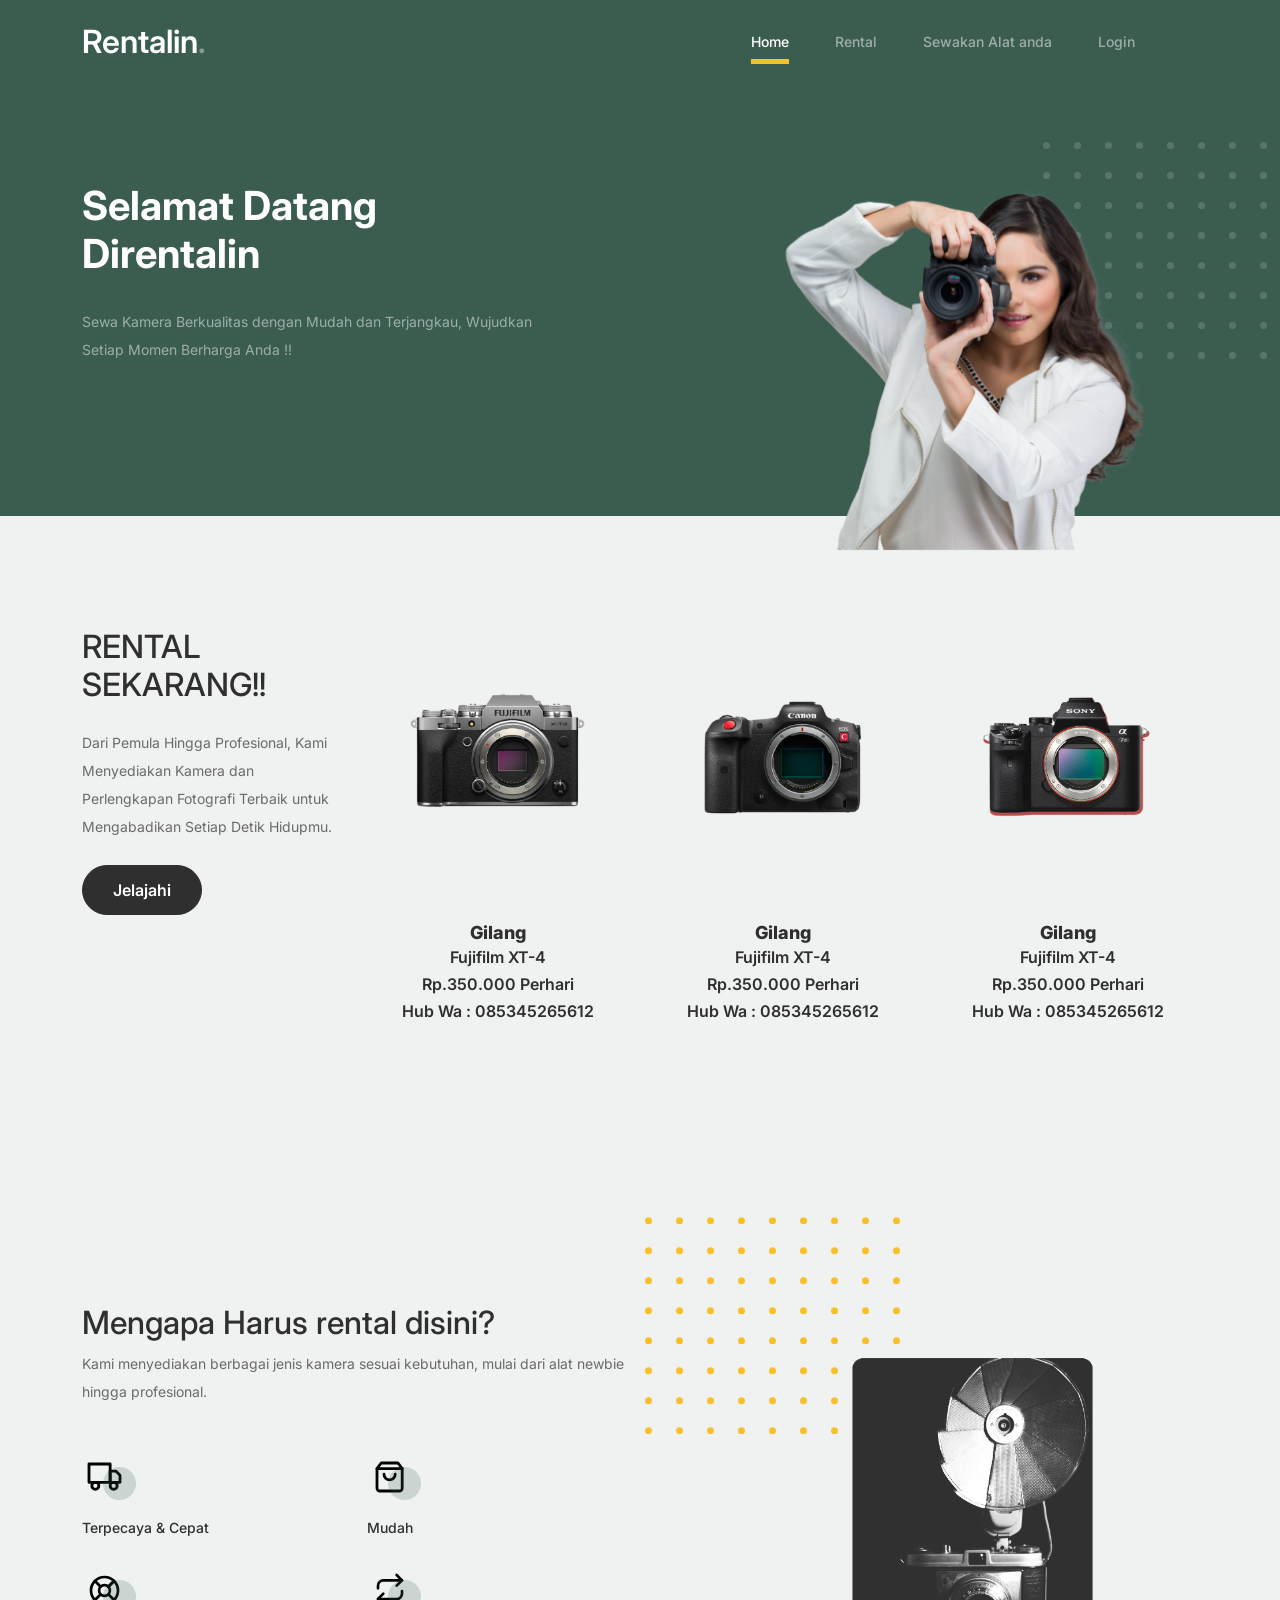
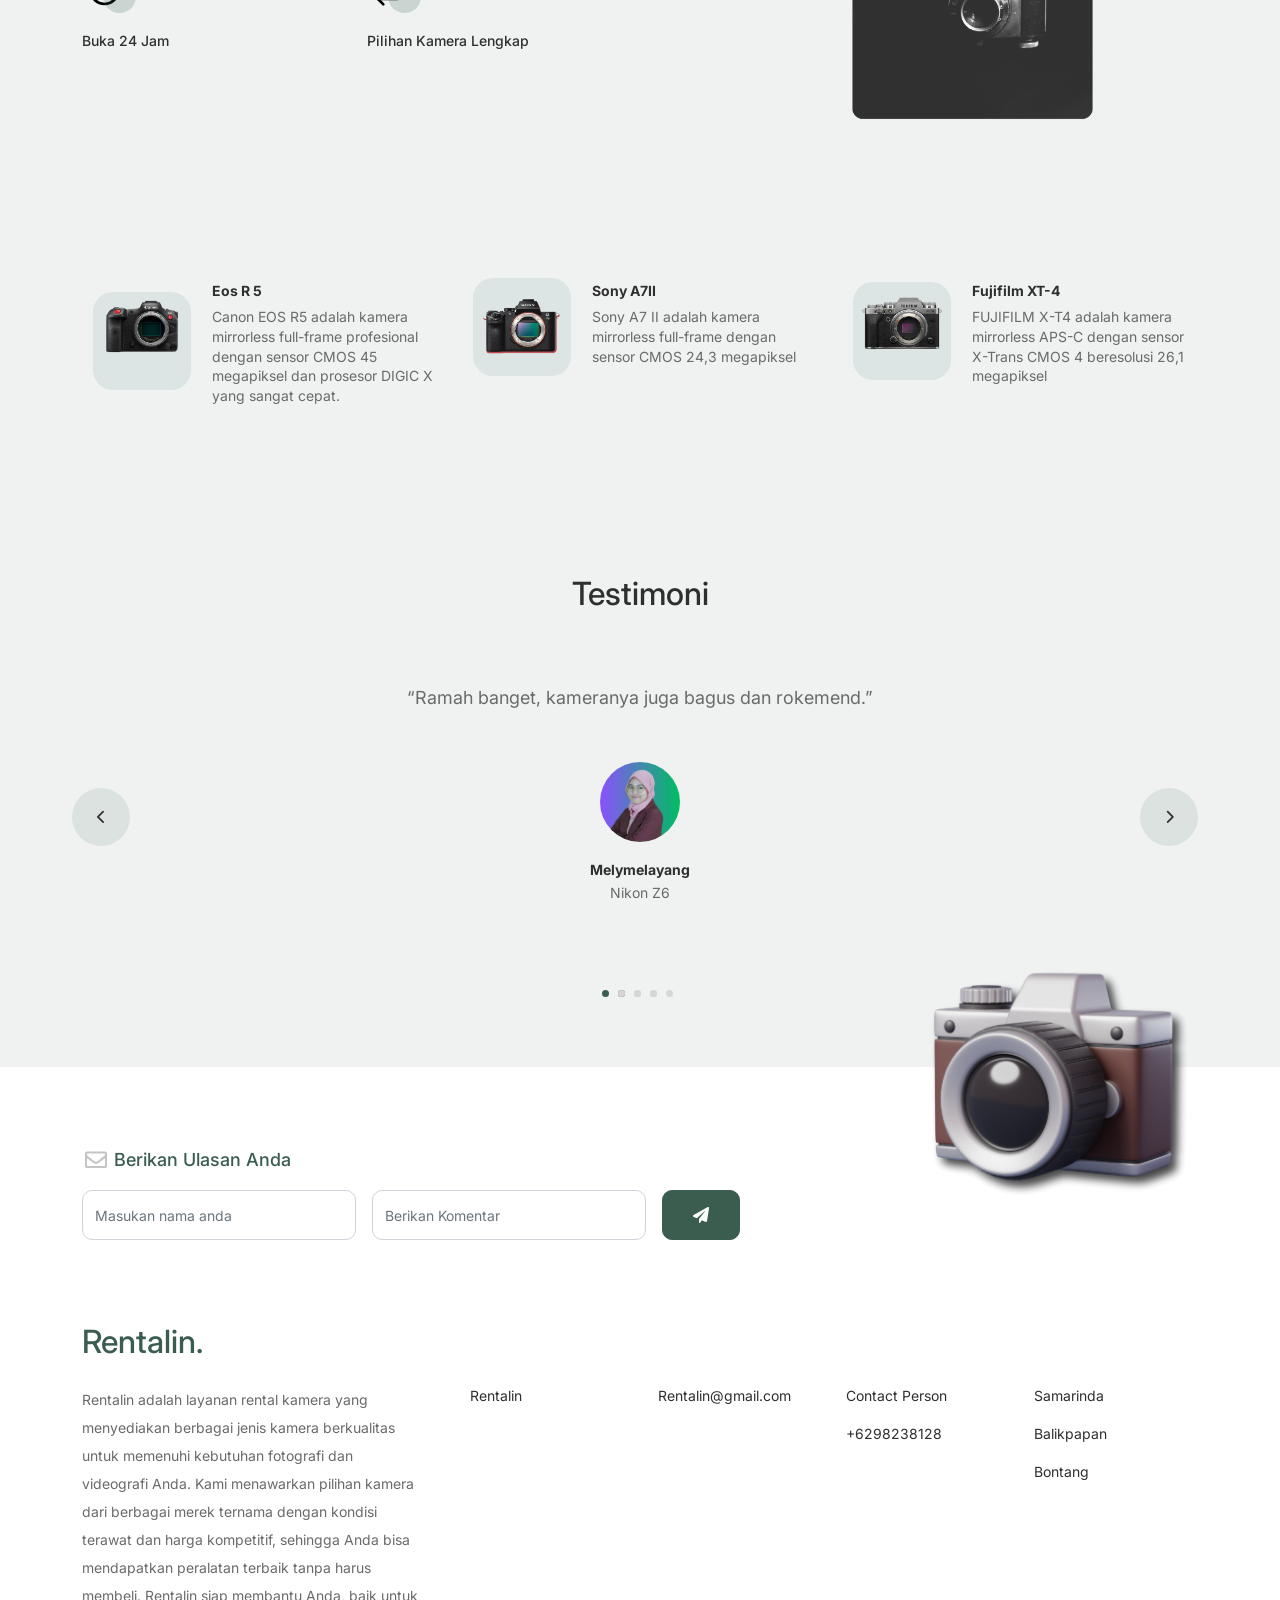
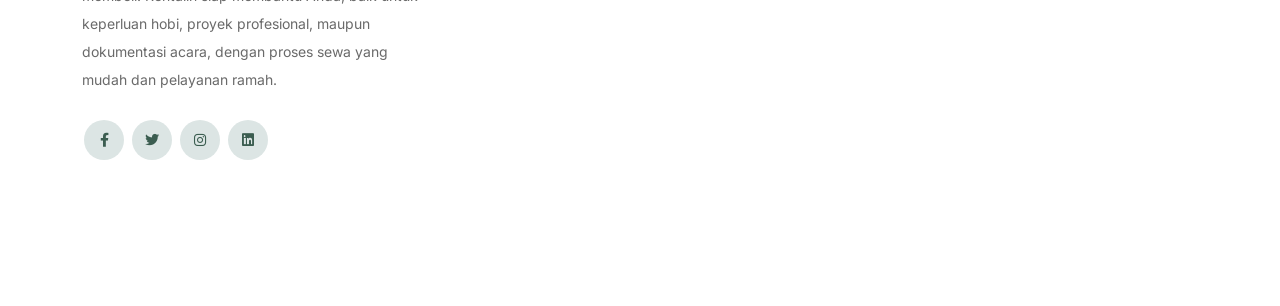
<file: index.html>
<!doctype html>
<html lang="en">

<head>
	<meta charset="utf-8">
	<meta name="viewport" content="width=device-width, initial-scale=1, shrink-to-fit=no">
	<meta name="author" content="Untree.co">
	<link rel="shortcut icon" href="logo.png">

	<meta name="description" content="" />
	<meta name="keywords" content="bootstrap, bootstrap4" />

	<!-- Bootstrap CSS -->
	<link href="css/bootstrap.min.css" rel="stylesheet">
	<link href="https://cdnjs.cloudflare.com/ajax/libs/font-awesome/6.0.0-beta3/css/all.min.css" rel="stylesheet">
	<link href="css/tiny-slider.css" rel="stylesheet">
	<link href="css/style.css" rel="stylesheet">
	<title>Rentalin </title>
</head>

<body>

	<!-- Start Header/Navigation -->
	<nav class="custom-navbar navbar navbar navbar-expand-md navbar-dark bg-dark" arial-label="Furni navigation bar">

		<div class="container">
			<a class="navbar-brand" href="index.html">Rentalin<span>.</span></a>

			<button class="navbar-toggler" type="button" data-bs-toggle="collapse" data-bs-target="#navbarsFurni"
				aria-controls="navbarsFurni" aria-expanded="false" aria-label="Toggle navigation">
				<span class="navbar-toggler-icon"></span>
			</button>

			<div class="collapse navbar-collapse" id="navbarsFurni">
				<ul class="custom-navbar-nav navbar-nav ms-auto mb-2 mb-md-0">
					<li class="nav-item active">
						<a class="nav-link" href="index.html">Home</a>
					</li>
					<li><a class="nav-link" href="shop.html">Rental</a></li>
					<li><a class="nav-link" href="tambahan.html">Sewakan Alat anda</a></li>
					<li><a class="nav-link" href="login.html">Login</a></li>
				</ul>

				<ul class="custom-navbar-cta navbar-nav mb-2 mb-md-0 ms-5">
					
				
				</ul>
			</div>
		</div>

	</nav>
	<!-- End Header/Navigation -->

	<!-- Start Hero Section -->
	<div class="hero">
		<div class="container">
			<div class="row justify-content-between">
				<div class="col-lg-5">
					<div class="intro-excerpt">
						<h1>Selamat Datang <span clsas="d-block">Direntalin</span></h1>
						<p class="mb-4">Sewa Kamera Berkualitas dengan Mudah dan Terjangkau, Wujudkan Setiap Momen
							Berharga Anda !!</p>
					</div>
				</div>
				<div class="col-lg-7">
					<div class="hero-img-wrap">
						<img src="gambar6.png" class="img-fluid">
					</div>
				</div>
			</div>
		</div>
	</div>
	<!-- End Hero Section -->

	<!-- Start Product Section -->
	<div class="product-section">
		<div class="container">
			<div class="row">

				<!-- Start Column 1 -->
				<div class="col-md-12 col-lg-3 mb-5 mb-lg-0">
					<h2 class="mb-4 section-title">RENTAL SEKARANG!!</h2>
					<p class="mb-4">Dari Pemula Hingga Profesional, Kami Menyediakan Kamera dan Perlengkapan Fotografi
						Terbaik untuk Mengabadikan Setiap Detik Hidupmu.</p>
					<p><a href="shop.html" class="btn">Jelajahi</a></p>
				</div>
				<!-- End Column 1 -->

				<!-- Start Column 2 -->
				<div class="col-12 col-md-4 col-lg-3 mb-5 mb-md-0">
					<a class="product-item" href="cart.html">
						<img src="gambarr7.png" class="img-fluid product-thumbnail">
						<strong class="product-price">Gilang</strong>
						<h3 class="product-title">Fujifilm XT-4</h3>
						<h3 class="product-title">Rp.350.000 Perhari</h3>
						<h3 class="product-title">Hub Wa : 085345265612</h3>

						
					
						</span>
					</a>
				</div>
				<!-- End Column 2 -->

				<!-- Start Column 3 -->
				<div class="col-12 col-md-4 col-lg-3 mb-5 mb-md-0">
					<a class="product-item" href="cart.html">
						<img src="gambar 8.png" class="img-fluid product-thumbnail">
						<strong class="product-price">Gilang</strong>
						<h3 class="product-title">Fujifilm XT-4</h3>
						<h3 class="product-title">Rp.350.000 Perhari</h3>
						<h3 class="product-title">Hub Wa : 085345265612</h3>

						
					</a>
				</div>
				<!-- End Column 3 -->

				<!-- Start Column 4 -->
				<div class="col-12 col-md-4 col-lg-3 mb-5 mb-md-0">
					<a class="product-item" href="cart.html">
						<img src="gambar9..1png.png" class="img-fluid product-thumbnail">
						<strong class="product-price">Gilang</strong>
						<h3 class="product-title">Fujifilm XT-4</h3>
						<h3 class="product-title">Rp.350.000 Perhari</h3>
						<h3 class="product-title">Hub Wa : 085345265612</h3>

						
					</a>
				</div>
				<!-- End Column 4 -->

			</div>
		</div>
	</div>
	<!-- End Product Section -->

	<!-- Start Why Choose Us Section -->
	<div class="why-choose-section">
		<div class="container">
			<div class="row justify-content-between">
				<div class="col-lg-6">
					<h2 class="section-title">Mengapa Harus rental disini?</h2>
					<p>Kami menyediakan berbagai jenis kamera sesuai kebutuhan, mulai dari alat newbie hingga
						profesional.</p>

					<div class="row my-5">
						<div class="col-6 col-md-6">
							<div class="feature">
								<div class="icon">
									<img src="images/truck.svg" alt="Image" class="imf-fluid">
								</div>
								<h3>Terpecaya &amp; Cepat</h3>
								<p></p>
							</div>
						</div>

						<div class="col-6 col-md-6">
							<div class="feature">
								<div class="icon">
									<img src="images/bag.svg" alt="Image" class="imf-fluid">
								</div>
								<h3>Mudah</h3>
								<p></p>
							</div>
						</div>

						<div class="col-6 col-md-6">
							<div class="feature">
								<div class="icon">
									<img src="images/support.svg" alt="Image" class="imf-fluid">
								</div>
								<h3>Buka 24 Jam</h3>
								<p></p>
							</div>
						</div>

						<div class="col-6 col-md-6">
							<div class="feature">
								<div class="icon">
									<img src="images/return.svg" alt="Image" class="imf-fluid">
								</div>
								<h3>Pilihan Kamera Lengkap</h3>
								<p></p>
							</div>
						</div>

					</div>
				</div>

				<div class="col-lg-5">
					<div class="img-wrap">
						<img src="gambar 10.png" alt="Image" class="img-fluid">
					</div>
				</div>

			</div>
		</div>
	</div>
	<!-- End Why Choose Us Section -->

	<!-- Start We Help Section -->

	<!-- End We Help Section -->

	<!-- Start Popular Product -->
	<div class="popular-product">
		<div class="container">
			<div class="row">

				<div class="col-12 col-md-6 col-lg-4 mb-4 mb-lg-0">
					<div class="product-item-sm d-flex">
						<div class="thumbnail">
							<img src="gambar 8.png" alt="Image" class="img-fluid">
						</div>
						<div class="pt-3">
							<h3>Eos R 5</h3>
							<p>Canon EOS R5 adalah kamera mirrorless full-frame profesional dengan sensor CMOS 45 megapiksel dan prosesor DIGIC X yang sangat cepat.</p>
						</div>
					</div>
				</div>

				<div class="col-12 col-md-6 col-lg-4 mb-4 mb-lg-0">
					<div class="product-item-sm d-flex">
						<div class="thumbnail">
							<img src="gambar9..1png.png" alt="Image" class="img-fluid">
						</div>
						<div class="pt-3">
							<h3>Sony A7II</h3>
							<p>Sony A7 II adalah kamera mirrorless full-frame dengan sensor CMOS 24,3 megapiksel </p>
						</div>
					</div>
				</div>

				<div class="col-12 col-md-6 col-lg-4 mb-4 mb-lg-0">
					<div class="product-item-sm d-flex">
						<div class="thumbnail">
							<img src="gambarr7.png" alt="Image" class="img-fluid">
						</div>
						<div class="pt-3">
							<h3>Fujifilm XT-4</h3>
							<p>FUJIFILM X-T4 adalah kamera mirrorless APS-C dengan sensor X-Trans CMOS 4 beresolusi 26,1 megapiksel </p>
						</div>
					</div>
				</div>

			</div>
		</div>
	</div>
	<!-- End Popular Product -->

	<!-- Start Testimonial Slider -->
	<div class="testimonial-section">
		<div class="container">
			<div class="row">
				<div class="col-lg-7 mx-auto text-center">
					<h2 class="section-title">Testimoni</h2>
				</div>
			</div>

			<div class="row justify-content-center">
				<div class="col-lg-12">
					<div class="testimonial-slider-wrap text-center">

						<div id="testimonial-nav">
							<span class="prev" data-controls="prev"><span class="fa fa-chevron-left"></span></span>
							<span class="next" data-controls="next"><span class="fa fa-chevron-right"></span></span>
						</div>

						<div class="testimonial-slider">

							<div class="item">
								<div class="row justify-content-center">
									<div class="col-lg-8 mx-auto">

										<div class="testimonial-block text-center">
											<blockquote class="mb-5">
												<p>&ldquo;Wah Rental kamera disini sangat mudah dan kualitas kamera nya juga bagus bagus, sangat rekomen sih,, lain kali sewanya disini aja deh baguslah pokonya.&rdquo;</p>
											</blockquote>

											<div class="author-info">
												<div class="author-pic">
													<img src="foto udin.png" alt="Maria Jones" class="img-fluid">
												</div>
												<h3 class="font-weight-bold">Udin koreng</h3>
												<span class="position d-block mb-3">Fujifilm XT-4</span>
											</div>
										</div>

									</div>
								</div>
							</div>
							<!-- END item -->

							<div class="item">
								<div class="row justify-content-center">
									<div class="col-lg-8 mx-auto">

										<div class="testimonial-block text-center">
											<blockquote class="mb-5">
												<p>&ldquo;Untuk temen temen yang pengen sewa kamera atau binggung mau cari dimana, udah rental disini aja UDAH PASTI KECE&rdquo;</p>
											</blockquote>

											<div class="author-info">
												<div class="author-pic">
													<img src="foto valen.png" alt="Maria Jones" class="img-fluid">
												</div>
												<h3 class="font-weight-bold">VALENTINOrosi</h3>
												<span class="position d-block mb-3">Sony A7II</span>
											</div>
										</div>

									</div>
								</div>
							</div>
							<!-- END item -->

							<div class="item">
								<div class="row justify-content-center">
									<div class="col-lg-8 mx-auto">

										<div class="testimonial-block text-center">
											<blockquote class="mb-5">
												<p>&ldquo;Ramah banget, kameranya juga bagus dan rokemend.&rdquo;</p>
											</blockquote>

											<div class="author-info">
												<div class="author-pic">
													<img src="foto mely.png" alt="Maria Jones" class="img-fluid">
												</div>
												<h3 class="font-weight-bold">Melymelayang</h3>
												<span class="position d-block mb-3">Nikon Z6</span>
											</div>
										</div>

									</div>
								</div>
							</div>
							<!-- END item -->

						</div>

					</div>
				</div>
			</div>
		</div>
	</div>
	<!-- End Testimonial Slider -->

	<!-- Start Blog Section -->

	<!-- End Blog Section -->

	<!-- Start Footer Section -->
	<footer class="footer-section">
		<div class="container relative">

			<div class="sofa-img">
				<img src="foto footer.png" alt="Image" class="img-fluid">
			</div>

			<div class="row">
				<div class="col-lg-8">
					<div class="subscription-form">
						
									

	<div class="subscription-form">
    <h3 class="d-flex align-items-center mb-3">
        <span class="me-1"><img src="images/envelope-outline.svg" alt="Image" class="img-fluid"></span>
        <span>Berikan Ulasan Anda</span>
    </h3>

    <form id="testiForm" class="row g-3">
        <div class="col-auto">
            <input type="text" class="form-control" id="nama" placeholder="Masukan nama anda" required>
        </div>
        <div class="col-auto">
            <input type="text" class="form-control" id="komentar" placeholder="Berikan Komentar" required>
        </div>
        <div class="col-auto">
            <button type="submit" class="btn btn-primary">
                <span class="fa fa-paper-plane"></span>
            </button>
        </div>
        <div id="pesan" class="col-12 mt-2"></div>
    </form>
</div>
							<div class="col-auto">
								
							</div>
							<div class="col-auto">
								
							</div>
							<div class="col-auto">
								
								</button>
							</div>
						</form>

					</div>
				</div>
			</div>

			<div class="row g-5 mb-5">
				<div class="col-lg-4">
					<div class="mb-4 footer-logo-wrap"><a href="#" class="footer-logo">Rentalin<span>.</span></a></div>
					<p class="mb-4">Rentalin adalah layanan rental kamera yang menyediakan berbagai jenis kamera berkualitas untuk memenuhi kebutuhan fotografi dan videografi Anda. Kami menawarkan pilihan kamera dari berbagai merek ternama dengan kondisi terawat dan harga kompetitif, sehingga Anda bisa mendapatkan peralatan terbaik tanpa harus membeli. Rentalin siap membantu Anda, baik untuk keperluan hobi, proyek profesional, maupun dokumentasi acara, dengan proses sewa yang mudah dan pelayanan ramah.</p>

					<ul class="list-unstyled custom-social">
						<li><a href="#"><span class="fa fa-brands fa-facebook-f"></span></a></li>
						<li><a href="#"><span class="fa fa-brands fa-twitter"></span></a></li>
						<li><a href="#"><span class="fa fa-brands fa-instagram"></span></a></li>
						<li><a href="#"><span class="fa fa-brands fa-linkedin"></span></a></li>
					</ul>
				</div>

				<div class="col-lg-8">
					<div class="row links-wrap">
						<div class="col-6 col-sm-6 col-md-3">
							<ul class="list-unstyled">
								<li><a href="#">Rentalin</a></li>
							</ul>
						</div>

						<div class="col-6 col-sm-6 col-md-3">
							<ul class="list-unstyled">
								<li><a href="#">Rentalin@gmail.com</a></li>
							</ul>
						</div>

						<div class="col-6 col-sm-6 col-md-3">
							<ul class="list-unstyled">
								<li><a href="#">Contact Person</a></li>
								<li><a href="#">+6298238128</a></li>
						</div>

						<div class="col-6 col-sm-6 col-md-3">
							<ul class="list-unstyled">
								<li><a href="#">Samarinda</a></li>
								<li><a href="#">Balikpapan</a></li>
								<li><a href="#">Bontang</a></li>
								
								
							</ul>
						</div>
					</div>
				</div>

			</div>
			


	<!-- End Footer Section -->


	<script src="js/bootstrap.bundle.min.js"></script>
	<script src="js/tiny-slider.js"></script>
	<script src="js/custom.js"></script>

	<script src="js/bootstrap.bundle.min.js"></script>
<script src="js/tiny-slider.js"></script>
<script src="js/custom.js"></script>
<script src="js/testimoni.js"></script>
</body>
</html>
</body>

</html>
</file>
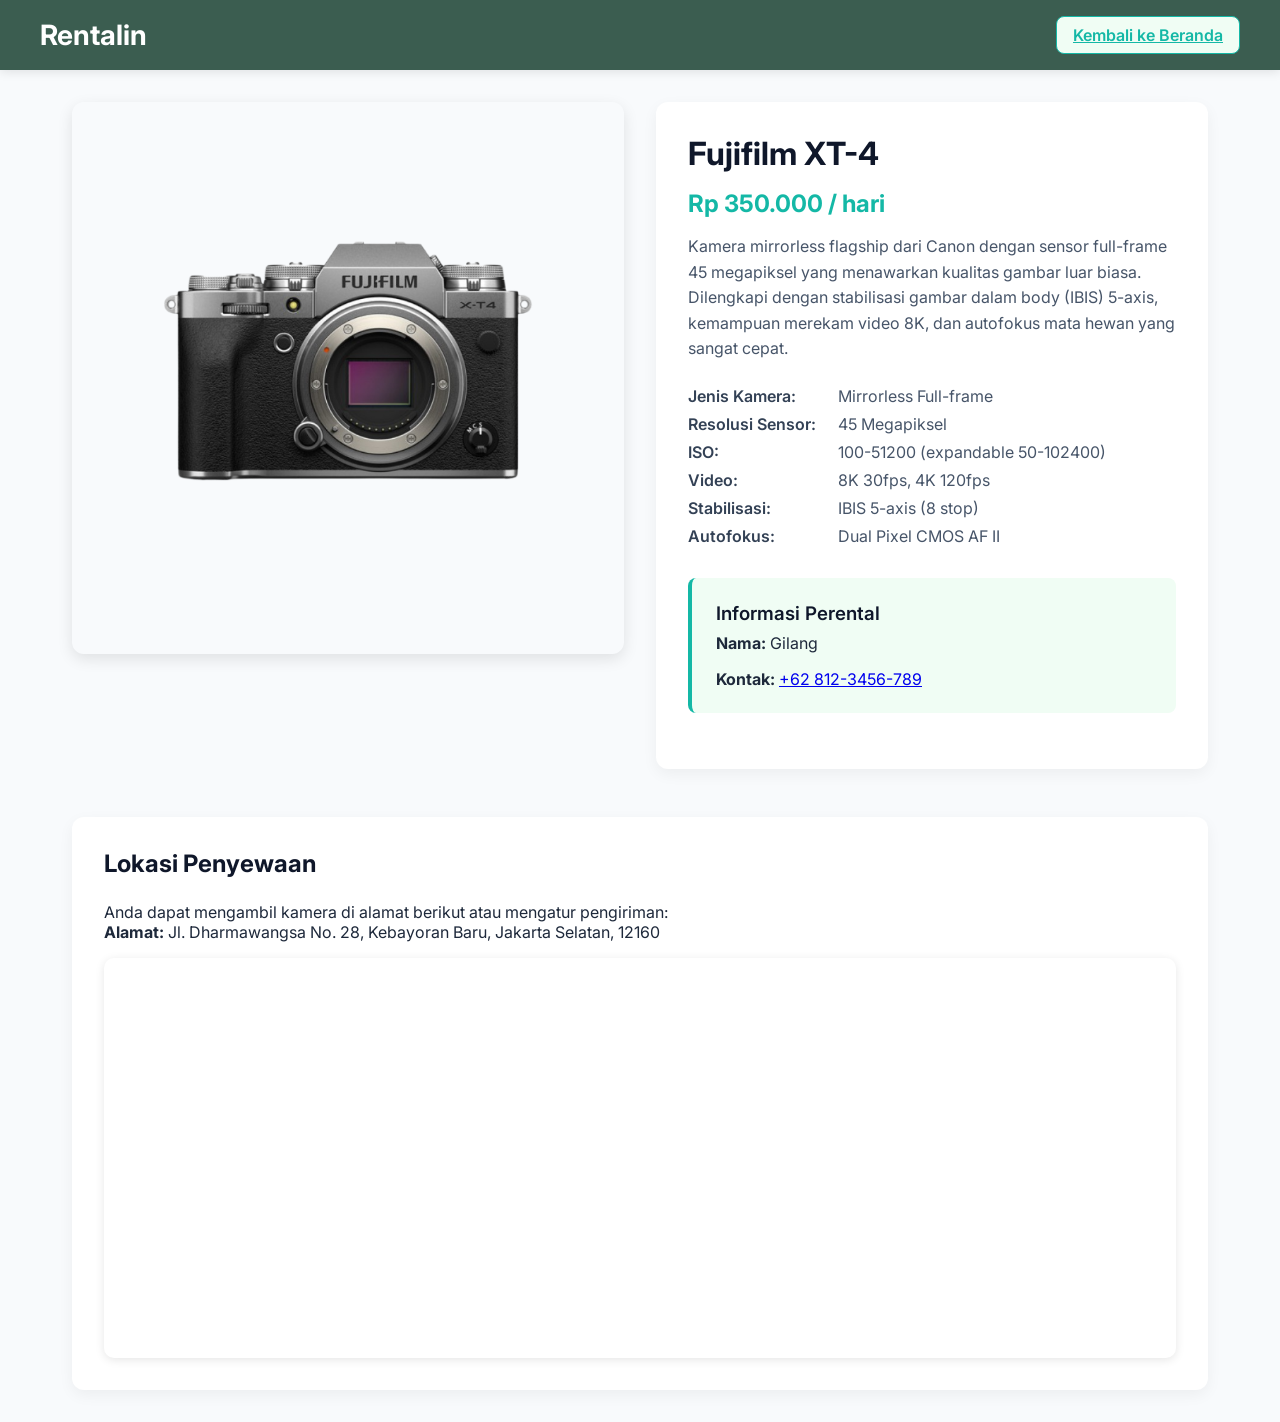
<file: detailproduct.html>
<!DOCTYPE html>
<html lang="id">

<head>
    <meta charset="UTF-8">
    <meta name="viewport" content="width=device-width, initial-scale=1.0">
    <title>Detail Penyewaan Kamera - Rentalin</title>
    <link href="https://fonts.googleapis.com/css2?family=Inter:wght@400;600;700&display=swap" rel="stylesheet">
    <style>
        * {
            box-sizing: border-box;
            margin: 0;
            padding: 0;
            font-family: 'Inter', sans-serif;
        }

        body {
            background-color: #f8fafc;
            color: #1e293b;
        }

        header {
            background-color: #3b5d50;
            padding: 1rem 2rem;
            box-shadow: 0 2px 10px rgba(0, 0, 0, 0.1);
            position: sticky;
            top: 0;
            z-index: 100;
        }

        .header-container {
            max-width: 1200px;
            margin: 0 auto;
            display: flex;
            justify-content: space-between;
            align-items: center;
        }

        .logo {
            font-size: 1.75rem;
            font-weight: 700;
            color: #ffffff;
        }

        .back-button {
            background-color: #f0fdf4;
            color: #14b8a6;
            border: 1px solid #14b8a6;
            padding: 0.5rem 1rem;
            border-radius: 8px;
            font-weight: 600;
            cursor: pointer;
            transition: all 0.3s ease;
        }

        .back-button:hover {
            background-color: #52530f;
            color: white;
        }

        main {
            max-width: 1200px;
            margin: 2rem auto;
            padding: 0 2rem;
        }

        .product-detail {
            display: grid;
            grid-template-columns: 1fr 1fr;
            gap: 2rem;
            margin-bottom: 3rem;
        }

        .product-images {
            display: flex;
            flex-direction: column;
            gap: 1rem;
        }

        .main-image {
            width: 100%;
            border-radius: 12px;
            box-shadow: 0 5px 15px rgba(0, 0, 0, 0.1);
        }

        .thumbnail-container {
            display: flex;
            gap: 1rem;
        }

        .thumbnail {
            width: 100px;
            height: 75px;
            object-fit: cover;
            border-radius: 8px;
            cursor: pointer;
            border: 2px solid transparent;
            transition: all 0.3s ease;
        }

        .thumbnail:hover {
            border-color: #14b8a6;
        }

        .product-info {
            background-color: white;
            padding: 2rem;
            border-radius: 12px;
            box-shadow: 0 5px 15px rgba(0, 0, 0, 0.05);
        }

        .product-title {
            font-size: 2rem;
            margin-bottom: 1rem;
            color: #0f172a;
        }

        .product-price {
            font-size: 1.5rem;
            color: #14b8a6;
            font-weight: 700;
            margin-bottom: 1rem;
        }

        .product-description {
            color: #475569;
            line-height: 1.6;
            margin-bottom: 1.5rem;
        }

        .spec-list {
            margin-bottom: 2rem;
        }

        .spec-item {
            display: flex;
            margin-bottom: 0.5rem;
        }

        .spec-label {
            font-weight: 600;
            width: 150px;
            color: #334155;
        }

        .spec-value {
            color: #475569;
        }

        .owner-info {
            background-color: #f0fdf4;
            padding: 1.5rem;
            border-radius: 8px;
            margin-bottom: 1.5rem;
            border-left: 4px solid #14b8a6;
        }

        .owner-title {
            font-weight: 600;
            margin-bottom: 0.5rem;
            color: #0f172a;
        }

        .contact-info {
            margin-top: 1rem;
        }

        .contact-button {
            background-color: #14b8a6;
            color: white;
            border: none;
            padding: 0.8rem 1.5rem;
            border-radius: 8px;
            font-weight: 600;
            cursor: pointer;
            transition: all 0.3s ease;
            width: 100%;
            font-size: 1rem;
            margin-top: 1rem;
        }

        .contact-button:hover {
            background-color: #0fa394;
        }

        .location-section {
            margin-top: 3rem;
            background-color: white;
            padding: 2rem;
            border-radius: 12px;
            box-shadow: 0 5px 15px rgba(0, 0, 0, 0.05);
        }

        .section-title {
            font-size: 1.5rem;
            margin-bottom: 1.5rem;
            color: #0f172a;
        }

        .map-container {
            width: 100%;
            height: 400px;
            border-radius: 10px;
            overflow: hidden;
            margin-top: 1rem;
            box-shadow: 0 2px 10px rgba(0, 0, 0, 0.1);
        }

        @media (max-width: 768px) {
            .product-detail {
                grid-template-columns: 1fr;
            }

            .thumbnail-container {
                justify-content: center;
            }
        }
    </style>
</head>

<body>
    <header>
        <div class="header-container">
            <div class="logo">Rentalin</div>
            <a href="shop.html" class="back-button">Kembali ke Beranda</a>
        </div>
    </header>

    <main>
        <div class="product-detail">
            <div class="product-images">
                <img src="gambarr7.png" alt="Canon EOS R5"
                    class="main-image" id="mainImage">
                <div class="thumbnail-container">
                    
                     
                   
                </div>
            </div>

            <div class="product-info">
                <h1 class="product-title">Fujifilm XT-4</h1>
                <div class="product-price">Rp 350.000 / hari</div>
                <p class="product-description">
                    Kamera mirrorless flagship dari Canon dengan sensor full-frame 45 megapiksel yang menawarkan
                    kualitas gambar luar biasa. Dilengkapi dengan stabilisasi gambar dalam body (IBIS) 5-axis, kemampuan
                    merekam video 8K, dan autofokus mata hewan yang sangat cepat.
                </p>

                <div class="spec-list">
                    <div class="spec-item">
                        <span class="spec-label">Jenis Kamera:</span>
                        <span class="spec-value">Mirrorless Full-frame</span>
                    </div>
                    <div class="spec-item">
                        <span class="spec-label">Resolusi Sensor:</span>
                        <span class="spec-value">45 Megapiksel</span>
                    </div>
                    <div class="spec-item">
                        <span class="spec-label">ISO:</span>
                        <span class="spec-value">100-51200 (expandable 50-102400)</span>
                    </div>
                    <div class="spec-item">
                        <span class="spec-label">Video:</span>
                        <span class="spec-value">8K 30fps, 4K 120fps</span>
                    </div>
                    <div class="spec-item">
                        <span class="spec-label">Stabilisasi:</span>
                        <span class="spec-value">IBIS 5-axis (8 stop)</span>
                    </div>
                    <div class="spec-item">
                        <span class="spec-label">Autofokus:</span>
                        <span class="spec-value">Dual Pixel CMOS AF II</span>
                    </div>
                </div>

                <div class="owner-info">
                    <h3 class="owner-title">Informasi Perental</h3>
                    <p><strong>Nama:</strong> Gilang</p>
                    <div class="contact-info">
                        <p><strong>Kontak:</strong> <a href="tel:+628123456789">+62 812-3456-789</a></p>
                        
                               
                    </div>
                </div>

                
            </div>
        </div>

        <div class="location-section">
            <h2 class="section-title">Lokasi Penyewaan</h2>
            <p>Anda dapat mengambil kamera di alamat berikut atau mengatur pengiriman:</p>
            <p><strong>Alamat:</strong> Jl. Dharmawangsa No. 28, Kebayoran Baru, Jakarta Selatan, 12160</p>

            <div class="map-container">
                <!-- Google Maps Embed -->
                <iframe
                    src="https://www.google.com/maps/embed?pb=!1m18!1m12!1m3!1d3966.521260322283!2d106.7985614!3d-6.2436862!2m3!1f0!2f0!3f0!3m2!1i1024!2i768!4f13.1!3m3!1m2!1s0x2e69f1481fed3a6b%3A0x2740b1488c3961f7!2sJl.%20Dharmawangsa%20No.28%2C%20Kebayoran%20Baru%2C%20Kec.%20Kby.%20Baru%2C%20Kota%20Jakarta%20Selatan%2C%20Daerah%20Khusus%20Ibukota%20Jakarta%2012160!5e0!3m2!1sid!2sid!4v1683729610478!5m2!1sid!2sid"
                    width="100%" height="100%" style="border:0;" allowfullscreen="" loading="lazy"
                    referrerpolicy="no-referrer-when-downgrade">
                </iframe>
            </div>
        </div>
    </main>

    <script>
        function changeImage(element) {
            document.getElementById('mainImage').src = element.src;
        }
    </script>
</body>

</html>
</file>
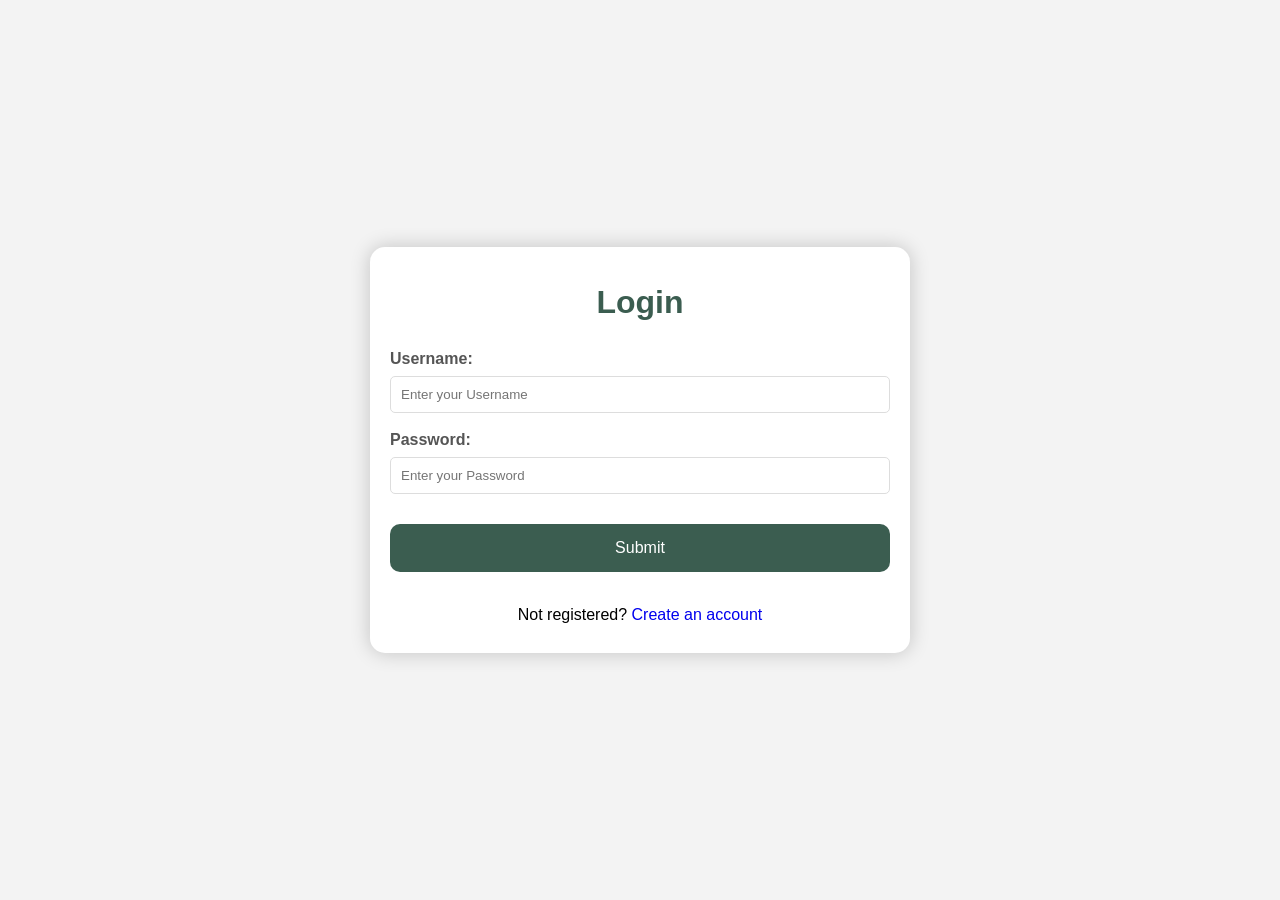
<file: login.html>
<!DOCTYPE html>
    <html>

    <head>
        <title>HTML Login Form</title>
        <link rel="stylesheet" href="style.css">
    </head>

    <body>
        <div class="main">
            <h1>Login</h1>
            <h3></h3>

            <form action="">
                <label for="first">
                    Username:
                </label>
                <input type="text" id="first" name="first" placeholder="Enter your Username" required>

                <label for="password">
                    Password:
                </label>
                <input type="password" id="password" name="password" placeholder="Enter your Password" required>

                <div class="wrap">
                    
                    </button>
                </div>
            </form>
    <a href="index.html"><button>Submit</button></a>
            <p>Not registered?
                <a href="#" style="text-decoration: none;">
                    Create an account
                </a>
            </p>
        </div>
    </body>

    </html>
</file>
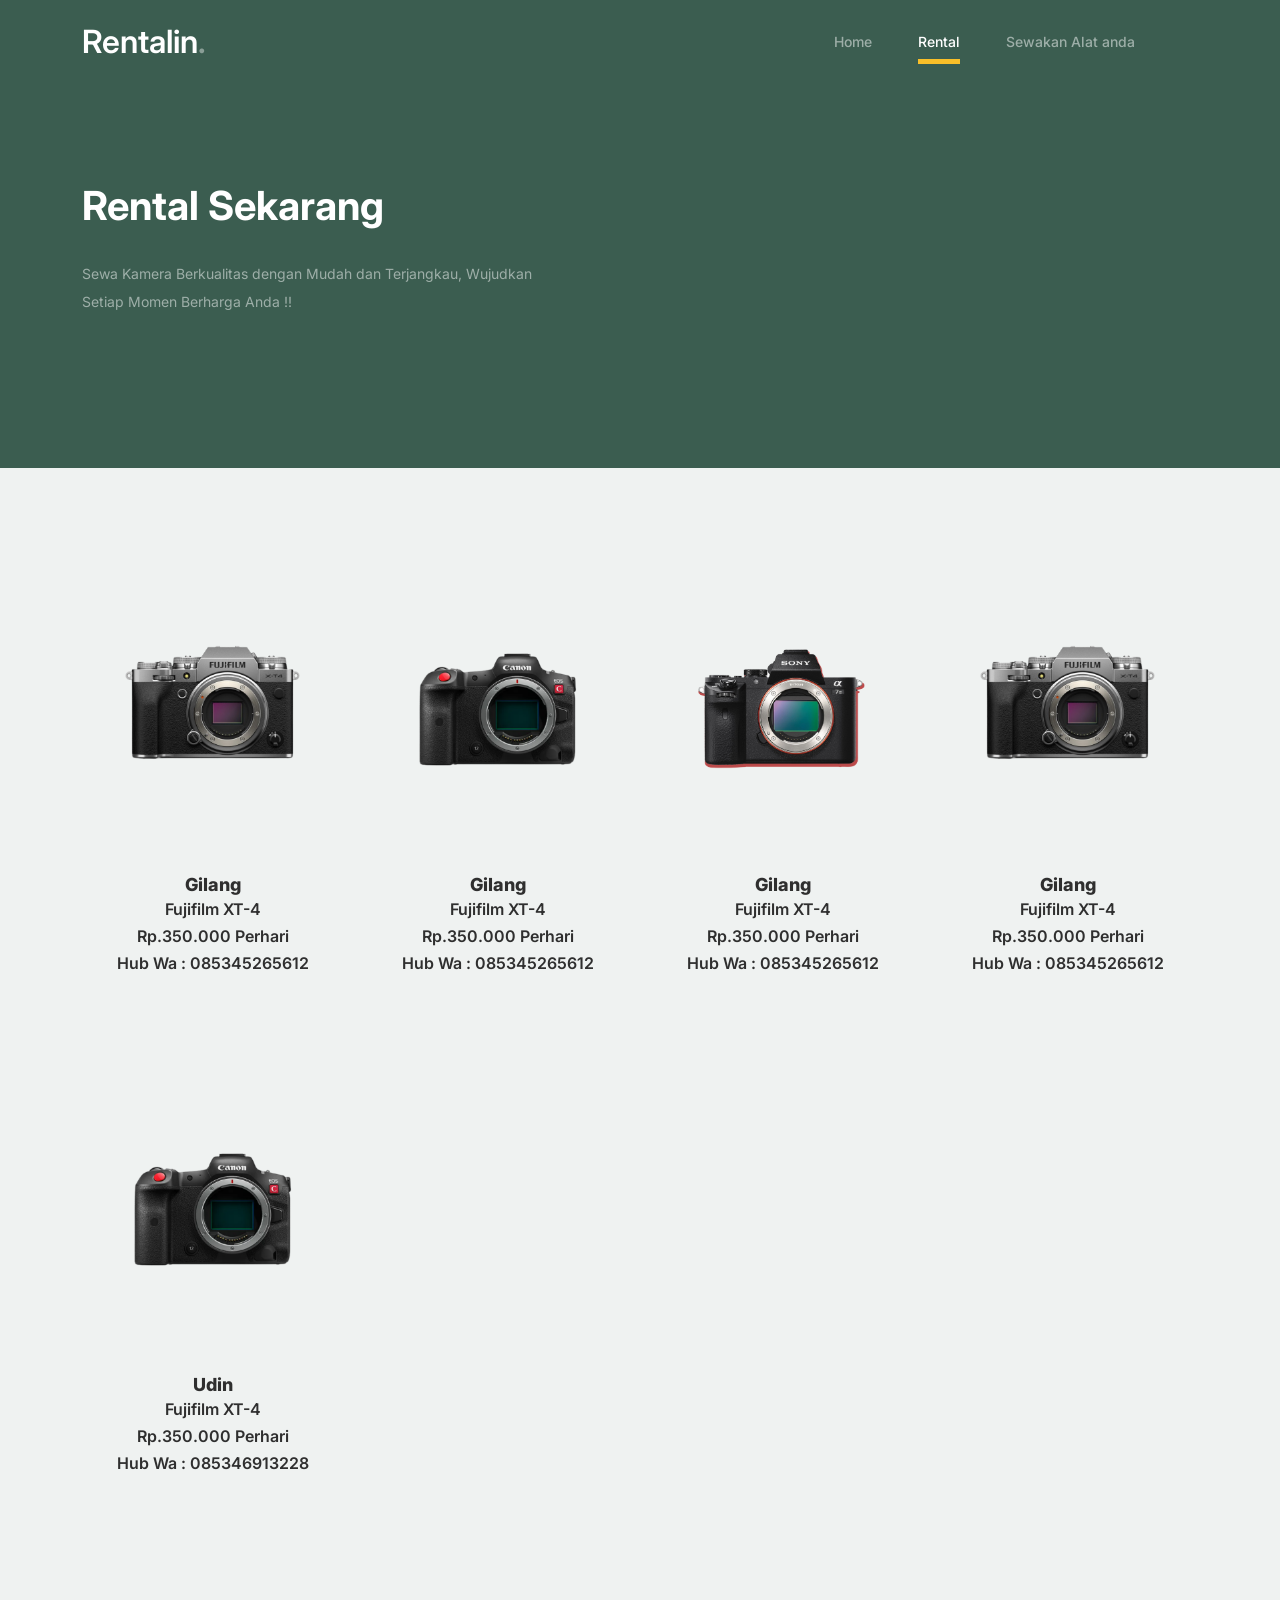
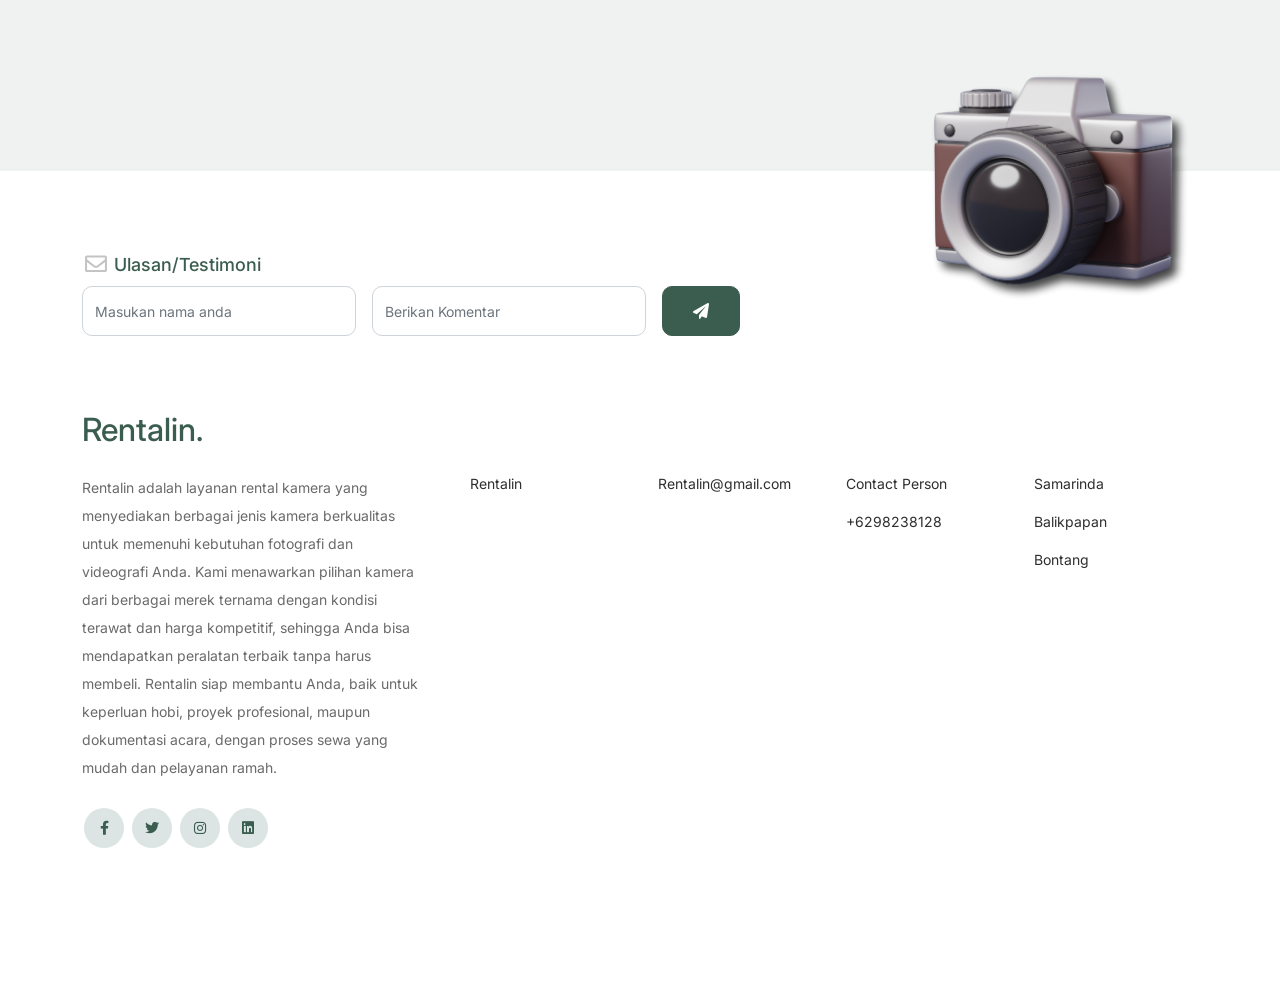
<file: shop copy.html>
<!doctype html>
<html lang="en">
<head>
  <meta charset="utf-8">
  <meta name="viewport" content="width=device-width, initial-scale=1, shrink-to-fit=no">
  <meta name="author" content="Untree.co">
  <link rel="shortcut icon" href="logo.png">

  <meta name="description" content="" />
  <meta name="keywords" content="bootstrap, bootstrap4" />

		<!-- Bootstrap CSS -->
		<link href="css/bootstrap.min.css" rel="stylesheet">
		<link href="https://cdnjs.cloudflare.com/ajax/libs/font-awesome/6.0.0-beta3/css/all.min.css" rel="stylesheet">
		<link href="css/tiny-slider.css" rel="stylesheet">
		<link href="css/style.css" rel="stylesheet">
		<title>Rentalin </title>
	</head>

	<body>

		<!-- Start Header/Navigation -->
		<nav class="custom-navbar navbar navbar navbar-expand-md navbar-dark bg-dark" arial-label="Furni navigation bar">

			<div class="container">
				<a class="navbar-brand" href="index.html">Rentalin<span>.</span></a>

				<button class="navbar-toggler" type="button" data-bs-toggle="collapse" data-bs-target="#navbarsFurni" aria-controls="navbarsFurni" aria-expanded="false" aria-label="Toggle navigation">
					<span class="navbar-toggler-icon"></span>
				</button>

				<div class="collapse navbar-collapse" id="navbarsFurni">
					<ul class="custom-navbar-nav navbar-nav ms-auto mb-2 mb-md-0">
						<li class="nav-item ">
							<a class="nav-link" href="index.html">Home</a>
						</li>
						<li class="active"><a class="nav-link" href="shop.html">Rental</a></li>
						<li><a class="nav-link" href="contact.html">Sewakan Alat anda</a></li>
					</ul>

					<ul class="custom-navbar-cta navbar-nav mb-2 mb-md-0 ms-5">
					
					</ul>
				</div>
			</div>
				
		</nav>
		<!-- End Header/Navigation -->

		<!-- Start Hero Section -->
			<div class="hero">
				<div class="container">
					<div class="row justify-content-between">
						<div class="col-lg-5">
							<div class="intro-excerpt">
								<h1>Rental Sekarang</h1>
								<p class="mb-4">Sewa Kamera Berkualitas dengan Mudah dan Terjangkau, Wujudkan Setiap Momen
							Berharga Anda !!</p>
							</div>
						</div>
						<div class="col-lg-7">
							
						</div>
					</div>
				</div>
			</div>
		<!-- End Hero Section -->

		

		<div class="untree_co-section product-section before-footer-section">
		    <div class="container">
		      	<div class="row">

		      		<!-- Start Column 1 -->
					<div class="col-12 col-md-4 col-lg-3 mb-5">
						<a class="product-item" href="#">
							<img src="gambarr7.png" class="img-fluid product-thumbnail">
							<strong class="product-price">Gilang</strong>
						<h3 class="product-title">Fujifilm XT-4</h3>
						<h3 class="product-title">Rp.350.000 Perhari</h3>
						<h3 class="product-title">Hub Wa : 085345265612</h3>

							
						</a>
					</div> 
					<!-- End Column 1 -->
						
					<!-- Start Column 2 -->
					<div class="col-12 col-md-4 col-lg-3 mb-5">
						<a class="product-item" href="#">
							<img src="gambar 8.png" class="img-fluid product-thumbnail">
								<strong class="product-price">Gilang</strong>
						<h3 class="product-title">Fujifilm XT-4</h3>
						<h3 class="product-title">Rp.350.000 Perhari</h3>
						<h3 class="product-title">Hub Wa : 085345265612</h3>

							
						</a>
					</div> 
					<!-- End Column 2 -->

					<!-- Start Column 3 -->
					<div class="col-12 col-md-4 col-lg-3 mb-5">
						<a class="product-item" href="#">
							<img src="gambar9..1png.png" class="img-fluid product-thumbnail">
							<strong class="product-price">Gilang</strong>
						<h3 class="product-title">Fujifilm XT-4</h3>
						<h3 class="product-title">Rp.350.000 Perhari</h3>
						<h3 class="product-title">Hub Wa : 085345265612</h3>

							
						</a>
					</div>
					<!-- End Column 3 -->

					<!-- Start Column 4 -->
					<div class="col-12 col-md-4 col-lg-3 mb-5">
						<a class="product-item" href="#">
							<img src="gambarr7.png" class="img-fluid product-thumbnail">
								<strong class="product-price">Gilang</strong>
						<h3 class="product-title">Fujifilm XT-4</h3>
						<h3 class="product-title">Rp.350.000 Perhari</h3>
						<h3 class="product-title">Hub Wa : 085345265612</h3>
							
						</a>
					</div>
					<!-- End Column 4 -->


					<!-- Start Column 1 -->
					<div class="col-12 col-md-4 col-lg-3 mb-5">
						<a class="product-item" href="#">
							<img src="gambar 8.png" class="img-fluid product-thumbnail">
							<strong class="product-price">Udin</strong>
						<h3 class="product-title">Fujifilm XT-4</h3>
						<h3 class="product-title">Rp.350.000 Perhari</h3>
						<h3 class="product-title">Hub Wa : 085346913228</h3>

							
						</a>
					</div> 
					<!-- End Column 1 -->
					 
						
					

							
					<!-- Start Column 2 -->

					<!-- End Column 2 -->
					

					<!-- Start Column 3 -->
					

							
						
			
					<!-- End Column 3 -->

					<!-- Start Column 4 -->
					

							
						</a>
					</div>
					<!-- End Column 4 -->

		      	</div>
		    </div>
		</div>


		<!-- Start Footer Section -->
	<footer class="footer-section">
		<div class="container relative">

			<div class="sofa-img">
				<img src="foto footer.png" alt="Image" class="img-fluid">
			</div>

			<div class="row">
				<div class="col-lg-8">
					<div class="subscription-form">
						<h3 class="d-flex align-items-center"><span class="me-1"><img src="images/envelope-outline.svg"
									alt="Image" class="img-fluid"></span><span>Ulasan/Testimoni</span></h3>

						<form action="#" class="row g-3">
							<div class="col-auto">
								<input type="text" class="form-control" placeholder="Masukan nama anda">
							</div>
							<div class="col-auto">
								<input type="text" class="form-control" placeholder="Berikan Komentar">
							</div>
							<div class="col-auto">
								<button class="btn btn-primary">
									<span class="fa fa-paper-plane"></span>
								</button>
							</div>
						</form>

					</div>
				</div>
			</div>

			<div class="row g-5 mb-5">
				<div class="col-lg-4">
					<div class="mb-4 footer-logo-wrap"><a href="#" class="footer-logo">Rentalin<span>.</span></a></div>
					<p class="mb-4">Rentalin adalah layanan rental kamera yang menyediakan berbagai jenis kamera berkualitas untuk memenuhi kebutuhan fotografi dan videografi Anda. Kami menawarkan pilihan kamera dari berbagai merek ternama dengan kondisi terawat dan harga kompetitif, sehingga Anda bisa mendapatkan peralatan terbaik tanpa harus membeli. Rentalin siap membantu Anda, baik untuk keperluan hobi, proyek profesional, maupun dokumentasi acara, dengan proses sewa yang mudah dan pelayanan ramah.</p>

					<ul class="list-unstyled custom-social">
						<li><a href="#"><span class="fa fa-brands fa-facebook-f"></span></a></li>
						<li><a href="#"><span class="fa fa-brands fa-twitter"></span></a></li>
						<li><a href="#"><span class="fa fa-brands fa-instagram"></span></a></li>
						<li><a href="#"><span class="fa fa-brands fa-linkedin"></span></a></li>
					</ul>
				</div>

				<div class="col-lg-8">
					<div class="row links-wrap">
						<div class="col-6 col-sm-6 col-md-3">
							<ul class="list-unstyled">
								<li><a href="#">Rentalin</a></li>
							</ul>
						</div>

						<div class="col-6 col-sm-6 col-md-3">
							<ul class="list-unstyled">
								<li><a href="#">Rentalin@gmail.com</a></li>
							</ul>
						</div>

						<div class="col-6 col-sm-6 col-md-3">
							<ul class="list-unstyled">
								<li><a href="#">Contact Person</a></li>
								<li><a href="#">+6298238128</a></li>
						</div>

						<div class="col-6 col-sm-6 col-md-3">
							<ul class="list-unstyled">
								<li><a href="#">Samarinda</a></li>
								<li><a href="#">Balikpapan</a></li>
								<li><a href="#">Bontang</a></li>
								
								
							</ul>
						</div>
					</div>
				</div>

			</div>
		<!-- End Footer Section -->	


		<script src="js/bootstrap.bundle.min.js"></script>
		<script src="js/tiny-slider.js"></script>
		<script src="js/custom.js"></script>
	</body>

</html>
</file>
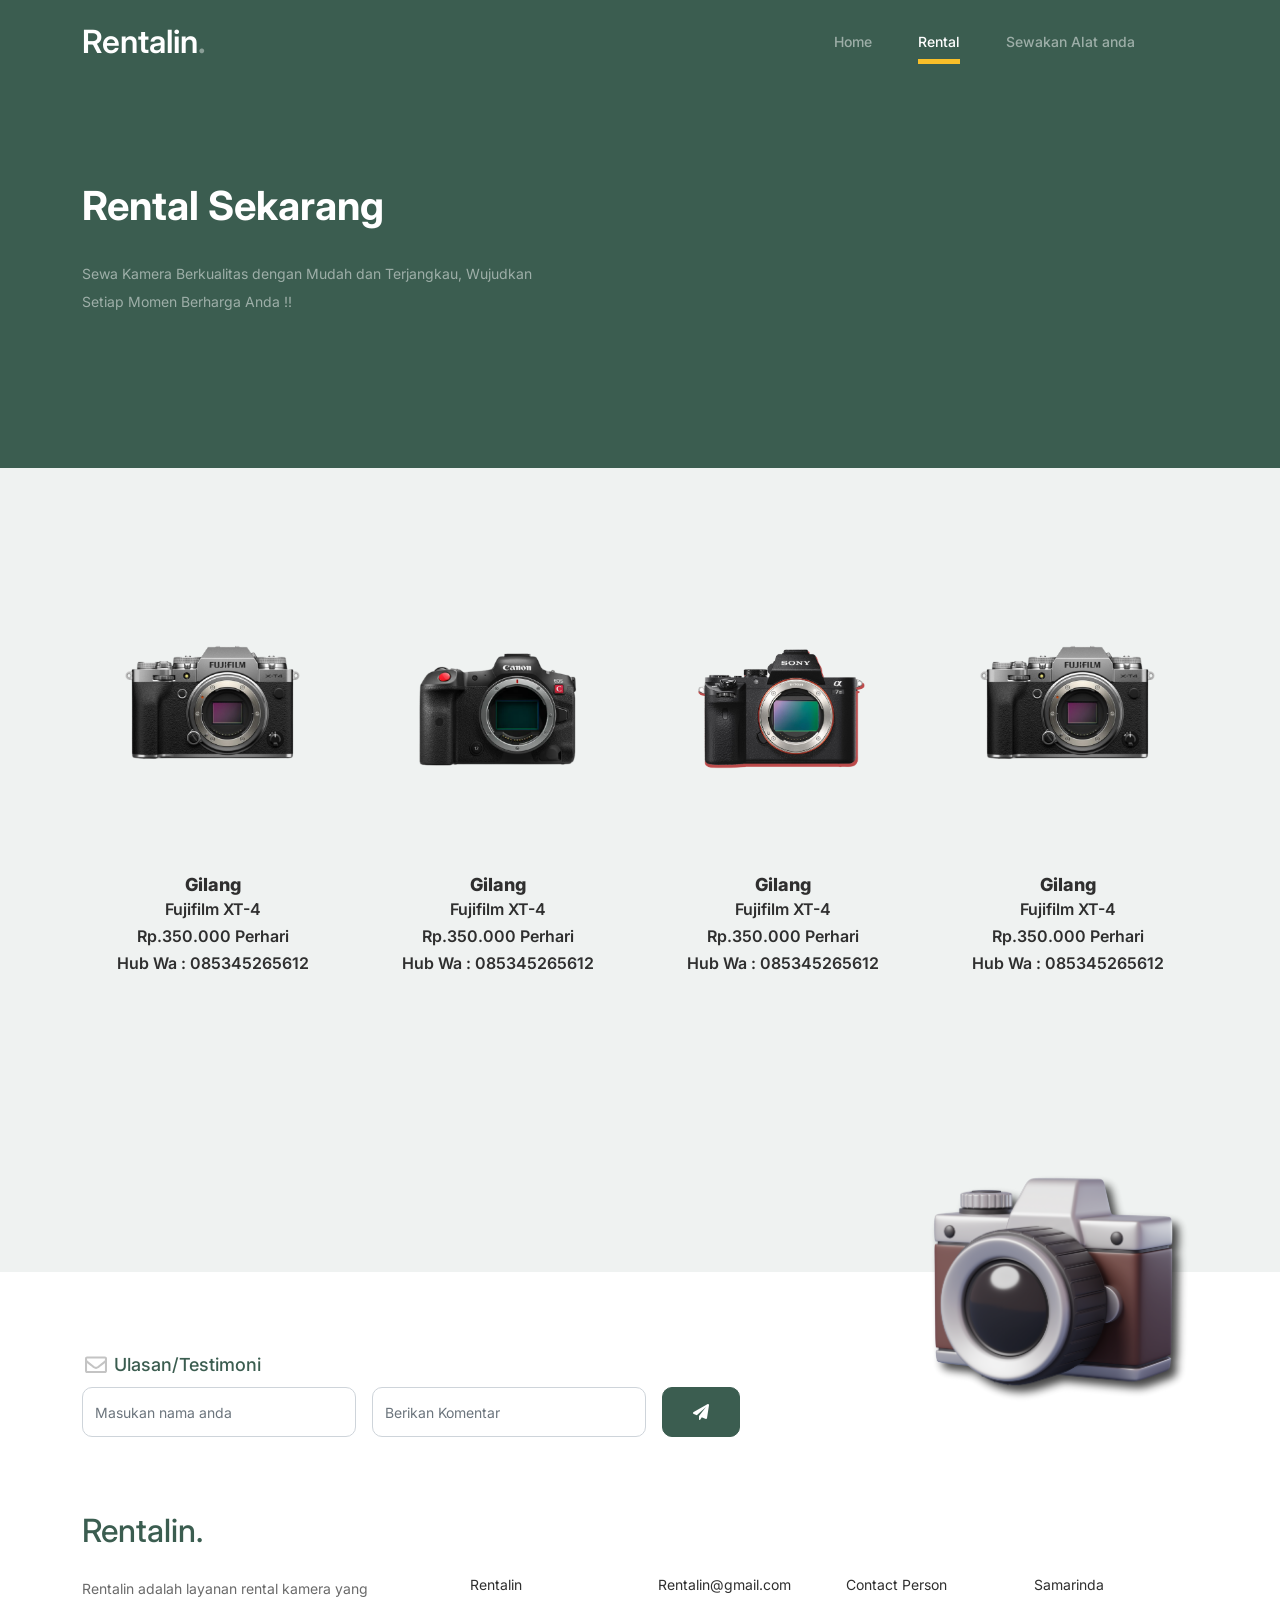
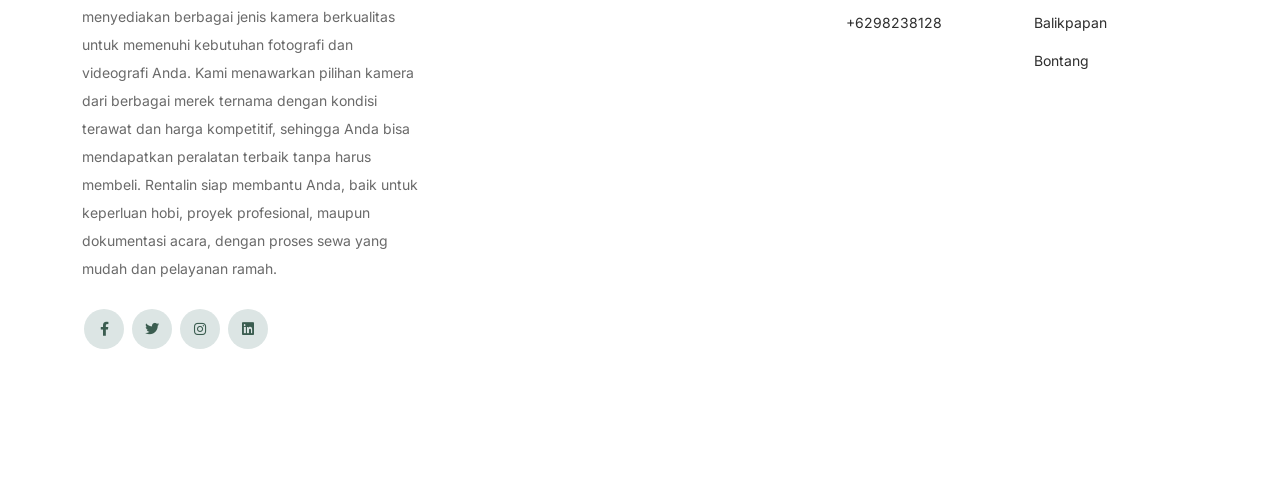
<file: shop.html>
<!doctype html>
<html lang="en">
<head>
  <meta charset="utf-8">
  <meta name="viewport" content="width=device-width, initial-scale=1, shrink-to-fit=no">
  <meta name="author" content="Untree.co">
  <link rel="shortcut icon" href="logo.png">

  <meta name="description" content="" />
  <meta name="keywords" content="bootstrap, bootstrap4" />

		<!-- Bootstrap CSS -->
		<link href="css/bootstrap.min.css" rel="stylesheet">
		<link href="https://cdnjs.cloudflare.com/ajax/libs/font-awesome/6.0.0-beta3/css/all.min.css" rel="stylesheet">
		<link href="css/tiny-slider.css" rel="stylesheet">
		<link href="css/style.css" rel="stylesheet">
		<title>Rentalin</title>
	</head>

	<body>

		<!-- Start Header/Navigation -->
		<nav class="custom-navbar navbar navbar navbar-expand-md navbar-dark bg-dark" arial-label="Furni navigation bar">

			<div class="container">
				<a class="navbar-brand" href="index.html">Rentalin<span>.</span></a>

				<button class="navbar-toggler" type="button" data-bs-toggle="collapse" data-bs-target="#navbarsFurni" aria-controls="navbarsFurni" aria-expanded="false" aria-label="Toggle navigation">
					<span class="navbar-toggler-icon"></span>
				</button>

				<div class="collapse navbar-collapse" id="navbarsFurni">
					<ul class="custom-navbar-nav navbar-nav ms-auto mb-2 mb-md-0">
						<li class="nav-item ">
							<a class="nav-link" href="index.html">Home</a>
						</li>
						<li class="active"><a class="nav-link" href="shop.html">Rental</a></li>
						<li><a class="nav-link" href="tambahan.html">Sewakan Alat anda</a></li>
					</ul>

					<ul class="custom-navbar-cta navbar-nav mb-2 mb-md-0 ms-5">
					
					</ul>
				</div>
			</div>
				
		</nav>
		<!-- End Header/Navigation -->

		<!-- Start Hero Section -->
			<div class="hero">
				<div class="container">
					<div class="row justify-content-between">
						<div class="col-lg-5">
							<div class="intro-excerpt">
								<h1>Rental Sekarang</h1>
								<p class="mb-4">Sewa Kamera Berkualitas dengan Mudah dan Terjangkau, Wujudkan Setiap Momen
							Berharga Anda !!</p>
							</div>
						</div>
						<div class="col-lg-7">
							
						</div>
					</div>
				</div>
			</div>
		<!-- End Hero Section -->

		

		<div class="untree_co-section product-section before-footer-section">
		    <div class="container">
		      	<div class="row">

		      		<!-- Start Column 1 -->
					<div class="col-12 col-md-4 col-lg-3 mb-5">
						<a class="product-item" href="detailproduct.html">
							<img src="gambarr7.png" class="img-fluid product-thumbnail">
								<strong class="product-price">Gilang</strong>
						<h3 class="product-title">Fujifilm XT-4</h3>
						<h3 class="product-title">Rp.350.000 Perhari</h3>
						<h3 class="product-title">Hub Wa : 085345265612</h3>

							
						</a>
					</div> 
					<!-- End Column 1 -->
						
					<!-- Start Column 2 -->
					<div class="col-12 col-md-4 col-lg-3 mb-5">
						<a class="product-item" href="#">
							<img src="gambar 8.png" class="img-fluid product-thumbnail">
							<strong class="product-price">Gilang</strong>
						<h3 class="product-title">Fujifilm XT-4</h3>
						<h3 class="product-title">Rp.350.000 Perhari</h3>
						<h3 class="product-title">Hub Wa : 085345265612</h3>

							
						</a>
					</div> 
					<!-- End Column 2 -->

					<!-- Start Column 3 -->
					<div class="col-12 col-md-4 col-lg-3 mb-5">
						<a class="product-item" href="#">
							<img src="gambar9..1png.png" class="img-fluid product-thumbnail">
							<strong class="product-price">Gilang</strong>
						<h3 class="product-title">Fujifilm XT-4</h3>
						<h3 class="product-title">Rp.350.000 Perhari</h3>
						<h3 class="product-title">Hub Wa : 085345265612</h3>

							
						</a>
					</div>
					<!-- End Column 3 -->

					<!-- Start Column 4 -->
					<div class="col-12 col-md-4 col-lg-3 mb-5">
						<a class="product-item" href="#">
							<img src="gambarr7.png" class="img-fluid product-thumbnail">
							<strong class="product-price">Gilang</strong>
						<h3 class="product-title">Fujifilm XT-4</h3>
						<h3 class="product-title">Rp.350.000 Perhari</h3>
						<h3 class="product-title">Hub Wa : 085345265612</h3>

							
						</a>
					</div>
					<!-- End Column 4 -->


					<!-- Start Column 1 -->
					

							
						</a>
					</div> 
					<!-- End Column 1 -->
						
					<!-- Start Column 2 -->
					

							
						</a>
					</div> 
					<!-- End Column 2 -->

					<!-- Start Column 3 -->
					

							
						</a>
					</div>
					<!-- End Column 3 -->

					<!-- Start Column 4 -->
					

							
						</a>
					</div>
					<!-- End Column 4 -->

		      	</div>
		    </div>
		</div>


		<!-- Start Footer Section -->
	<footer class="footer-section">
		<div class="container relative">

			<div class="sofa-img">
				<img src="foto footer.png" alt="Image" class="img-fluid">
			</div>

			<div class="row">
				<div class="col-lg-8">
					<div class="subscription-form">
						<h3 class="d-flex align-items-center"><span class="me-1"><img src="images/envelope-outline.svg"
									alt="Image" class="img-fluid"></span><span>Ulasan/Testimoni</span></h3>

						<form action="#" class="row g-3">
							<div class="col-auto">
								<input type="text" class="form-control" placeholder="Masukan nama anda">
							</div>
							<div class="col-auto">
								<input type="text" class="form-control" placeholder="Berikan Komentar">
							</div>
							<div class="col-auto">
								<button class="btn btn-primary">
									<span class="fa fa-paper-plane"></span>
								</button>
							</div>
						</form>

					</div>
				</div>
			</div>

			<div class="row g-5 mb-5">
				<div class="col-lg-4">
					<div class="mb-4 footer-logo-wrap"><a href="#" class="footer-logo">Rentalin<span>.</span></a></div>
					<p class="mb-4">Rentalin adalah layanan rental kamera yang menyediakan berbagai jenis kamera berkualitas untuk memenuhi kebutuhan fotografi dan videografi Anda. Kami menawarkan pilihan kamera dari berbagai merek ternama dengan kondisi terawat dan harga kompetitif, sehingga Anda bisa mendapatkan peralatan terbaik tanpa harus membeli. Rentalin siap membantu Anda, baik untuk keperluan hobi, proyek profesional, maupun dokumentasi acara, dengan proses sewa yang mudah dan pelayanan ramah.</p>

					<ul class="list-unstyled custom-social">
						<li><a href="#"><span class="fa fa-brands fa-facebook-f"></span></a></li>
						<li><a href="#"><span class="fa fa-brands fa-twitter"></span></a></li>
						<li><a href="#"><span class="fa fa-brands fa-instagram"></span></a></li>
						<li><a href="#"><span class="fa fa-brands fa-linkedin"></span></a></li>
					</ul>
				</div>

				<div class="col-lg-8">
					<div class="row links-wrap">
						<div class="col-6 col-sm-6 col-md-3">
							<ul class="list-unstyled">
								<li><a href="#">Rentalin</a></li>
							</ul>
						</div>

						<div class="col-6 col-sm-6 col-md-3">
							<ul class="list-unstyled">
								<li><a href="#">Rentalin@gmail.com</a></li>
							</ul>
						</div>

						<div class="col-6 col-sm-6 col-md-3">
							<ul class="list-unstyled">
								<li><a href="#">Contact Person</a></li>
								<li><a href="#">+6298238128</a></li>
						</div>

						<div class="col-6 col-sm-6 col-md-3">
							<ul class="list-unstyled">
								<li><a href="#">Samarinda</a></li>
								<li><a href="#">Balikpapan</a></li>
								<li><a href="#">Bontang</a></li>
								
								
							</ul>
						</div>
					</div>
				</div>

			</div>
		<!-- End Footer Section -->	


		<script src="js/bootstrap.bundle.min.js"></script>
		<script src="js/tiny-slider.js"></script>
		<script src="js/custom.js"></script>
	</body>

</html>
</file>
<file: css/tiny-slider.css>
.tns-outer{padding:0 !important}.tns-outer [hidden]{display:none !important}.tns-outer [aria-controls],.tns-outer [data-action]{cursor:pointer}.tns-slider{-webkit-transition:all 0s;-moz-transition:all 0s;transition:all 0s}.tns-slider>.tns-item{-webkit-box-sizing:border-box;-moz-box-sizing:border-box;box-sizing:border-box}.tns-horizontal.tns-subpixel{white-space:nowrap}.tns-horizontal.tns-subpixel>.tns-item{display:inline-block;vertical-align:top;white-space:normal}.tns-horizontal.tns-no-subpixel:after{content:'';display:table;clear:both}.tns-horizontal.tns-no-subpixel>.tns-item{float:left}.tns-horizontal.tns-carousel.tns-no-subpixel>.tns-item{margin-right:-100%}.tns-no-calc{position:relative;left:0}.tns-gallery{position:relative;left:0;min-height:1px}.tns-gallery>.tns-item{position:absolute;left:-100%;-webkit-transition:transform 0s, opacity 0s;-moz-transition:transform 0s, opacity 0s;transition:transform 0s, opacity 0s}.tns-gallery>.tns-slide-active{position:relative;left:auto !important}.tns-gallery>.tns-moving{-webkit-transition:all 0.25s;-moz-transition:all 0.25s;transition:all 0.25s}.tns-autowidth{display:inline-block}.tns-lazy-img{-webkit-transition:opacity 0.6s;-moz-transition:opacity 0.6s;transition:opacity 0.6s;opacity:0.6}.tns-lazy-img.tns-complete{opacity:1}.tns-ah{-webkit-transition:height 0s;-moz-transition:height 0s;transition:height 0s}.tns-ovh{overflow:hidden}.tns-visually-hidden{position:absolute;left:-10000em}.tns-transparent{opacity:0;visibility:hidden}.tns-fadeIn{opacity:1;filter:alpha(opacity=100);z-index:0}.tns-normal,.tns-fadeOut{opacity:0;filter:alpha(opacity=0);z-index:-1}.tns-vpfix{white-space:nowrap}.tns-vpfix>div,.tns-vpfix>li{display:inline-block}.tns-t-subp2{margin:0 auto;width:310px;position:relative;height:10px;overflow:hidden}.tns-t-ct{width:2333.3333333%;width:-webkit-calc(100% * 70 / 3);width:-moz-calc(100% * 70 / 3);width:calc(100% * 70 / 3);position:absolute;right:0}.tns-t-ct:after{content:'';display:table;clear:both}.tns-t-ct>div{width:1.4285714%;width:-webkit-calc(100% / 70);width:-moz-calc(100% / 70);width:calc(100% / 70);height:10px;float:left}

/*# sourceMappingURL=sourcemaps/tiny-slider.css.map */
</file>
<file: css/style.css>
/*
* Template Name: UntreeStore
* Template Author: Untree.co
* Author URI: https://untree.co/
* License: https://creativecommons.org/licenses/by/3.0/
*/
@import url("https://fonts.googleapis.com/css2?family=Inter:wght@400;500;600;700;800&display=swap");
body {
  overflow-x: hidden;
  position: relative; }

body {
  font-family: "Inter", sans-serif;
  font-weight: 400;
  line-height: 28px;
  color: #6a6a6a;
  font-size: 14px;
  background-color: #eff2f1; }

a {
  text-decoration: none;
  -webkit-transition: .3s all ease;
  -o-transition: .3s all ease;
  transition: .3s all ease;
  color: #2f2f2f;
  text-decoration: underline; }
  a:hover {
    color: #2f2f2f;
    text-decoration: none; }
  a.more {
    font-weight: 600; }

.custom-navbar {
  background: #3b5d50 !important;
  padding-top: 20px;
  padding-bottom: 20px; }
  .custom-navbar .navbar-brand {
    font-size: 32px;
    font-weight: 600; }
    .custom-navbar .navbar-brand > span {
      opacity: .4; }
  .custom-navbar .navbar-toggler {
    border-color: transparent; }
    .custom-navbar .navbar-toggler:active, .custom-navbar .navbar-toggler:focus {
      -webkit-box-shadow: none;
      box-shadow: none;
      outline: none; }
  @media (min-width: 992px) {
    .custom-navbar .custom-navbar-nav li {
      margin-left: 15px;
      margin-right: 15px; } }
  .custom-navbar .custom-navbar-nav li a {
    font-weight: 500;
    color: #ffffff !important;
    opacity: .5;
    -webkit-transition: .3s all ease;
    -o-transition: .3s all ease;
    transition: .3s all ease;
    position: relative; }
    @media (min-width: 768px) {
      .custom-navbar .custom-navbar-nav li a:before {
        content: "";
        position: absolute;
        bottom: 0;
        left: 8px;
        right: 8px;
        background: #f9bf29;
        height: 5px;
        opacity: 1;
        visibility: visible;
        width: 0;
        -webkit-transition: .15s all ease-out;
        -o-transition: .15s all ease-out;
        transition: .15s all ease-out; } }
    .custom-navbar .custom-navbar-nav li a:hover {
      opacity: 1; }
      .custom-navbar .custom-navbar-nav li a:hover:before {
        width: calc(100% - 16px); }
  .custom-navbar .custom-navbar-nav li.active a {
    opacity: 1; }
    .custom-navbar .custom-navbar-nav li.active a:before {
      width: calc(100% - 16px); }
  .custom-navbar .custom-navbar-cta {
    margin-left: 0 !important;
    -webkit-box-orient: horizontal;
    -webkit-box-direction: normal;
    -ms-flex-direction: row;
    flex-direction: row; }
    @media (min-width: 768px) {
      .custom-navbar .custom-navbar-cta {
        margin-left: 40px !important; } }
    .custom-navbar .custom-navbar-cta li {
      margin-left: 0px;
      margin-right: 0px; }
      .custom-navbar .custom-navbar-cta li:first-child {
        margin-right: 20px; }

.hero {
  background: #3b5d50;
  padding: calc(4rem - 30px) 0 0rem 0; }
  @media (min-width: 768px) {
    .hero {
      padding: calc(4rem - 30px) 0 4rem 0; } }
  @media (min-width: 992px) {
    .hero {
      padding: calc(8rem - 30px) 0 8rem 0; } }
  .hero .intro-excerpt {
    position: relative;
    z-index: 4; }
    @media (min-width: 992px) {
      .hero .intro-excerpt {
        max-width: 450px; } }
  .hero h1 {
    font-weight: 700;
    color: #ffffff;
    margin-bottom: 30px; }
    @media (min-width: 1400px) {
      .hero h1 {
        font-size: 54px; } }
  .hero p {
    color: rgba(255, 255, 255, 0.5);
    margin-botom: 30px; }
  .hero .hero-img-wrap {
    position: relative; }
    .hero .hero-img-wrap img {
      position: relative;
      top: 0px;
      right: 0px;
      z-index: 2;
      max-width: 780px;
      left: -20px; }
      @media (min-width: 768px) {
        .hero .hero-img-wrap img {
          right: 0px;
          left: -100px; } }
      @media (min-width: 992px) {
        .hero .hero-img-wrap img {
          left: 0px;
          top: -80px;
          position: absolute;
          right: -50px; } }
      @media (min-width: 1200px) {
        .hero .hero-img-wrap img {
          left: 0px;
          top: -80px;
          right: -100px; } }
    .hero .hero-img-wrap:after {
      content: "";
      position: absolute;
      width: 255px;
      height: 217px;
      background-image: url("../images/dots-light.svg");
      background-size: contain;
      background-repeat: no-repeat;
      right: -100px;
      top: -0px; }
      @media (min-width: 1200px) {
        .hero .hero-img-wrap:after {
          top: -40px; } }

.btn {
  font-weight: 600;
  padding: 12px 30px;
  border-radius: 30px;
  color: #ffffff;
  background: #2f2f2f;
  border-color: #2f2f2f; }
  .btn:hover {
    color: #ffffff;
    background: #222222;
    border-color: #222222; }
  .btn:active, .btn:focus {
    outline: none !important;
    -webkit-box-shadow: none;
    box-shadow: none; }
  .btn.btn-primary {
    background: #3b5d50;
    border-color: #3b5d50; }
    .btn.btn-primary:hover {
      background: #314d43;
      border-color: #314d43; }
  .btn.btn-secondary {
    color: #2f2f2f;
    background: #f9bf29;
    border-color: #f9bf29; }
    .btn.btn-secondary:hover {
      background: #f8b810;
      border-color: #f8b810; }
  .btn.btn-white-outline {
    background: transparent;
    border-width: 2px;
    border-color: rgba(255, 255, 255, 0.3); }
    .btn.btn-white-outline:hover {
      border-color: white;
      color: #ffffff; }

.section-title {
  color: #2f2f2f; }

.product-section {
  padding: 7rem 0; }
  .product-section .product-item {
    text-align: center;
    text-decoration: none;
    display: block;
    position: relative;
    padding-bottom: 50px;
    cursor: pointer; }
    .product-section .product-item .product-thumbnail {
      margin-bottom: 30px;
      position: relative;
      top: 0;
      -webkit-transition: .3s all ease;
      -o-transition: .3s all ease;
      transition: .3s all ease; }
    .product-section .product-item h3 {
      font-weight: 600;
      font-size: 16px; }
    .product-section .product-item strong {
      font-weight: 800 !important;
      font-size: 18px !important; }
    .product-section .product-item h3, .product-section .product-item strong {
      color: #2f2f2f;
      text-decoration: none; }
    .product-section .product-item .icon-cross {
      position: absolute;
      width: 35px;
      height: 35px;
      display: inline-block;
      background: #2f2f2f;
      bottom: 15px;
      left: 50%;
      -webkit-transform: translateX(-50%);
      -ms-transform: translateX(-50%);
      transform: translateX(-50%);
      margin-bottom: -17.5px;
      border-radius: 50%;
      opacity: 0;
      visibility: hidden;
      -webkit-transition: .3s all ease;
      -o-transition: .3s all ease;
      transition: .3s all ease; }
      .product-section .product-item .icon-cross img {
        position: absolute;
        left: 50%;
        top: 50%;
        -webkit-transform: translate(-50%, -50%);
        -ms-transform: translate(-50%, -50%);
        transform: translate(-50%, -50%); }
    .product-section .product-item:before {
      bottom: 0;
      left: 0;
      right: 0;
      position: absolute;
      content: "";
      background: #dce5e4;
      height: 0%;
      z-index: -1;
      border-radius: 10px;
      -webkit-transition: .3s all ease;
      -o-transition: .3s all ease;
      transition: .3s all ease; }
    .product-section .product-item:hover .product-thumbnail {
      top: -25px; }
    .product-section .product-item:hover .icon-cross {
      bottom: 0;
      opacity: 1;
      visibility: visible; }
    .product-section .product-item:hover:before {
      height: 70%; }

.why-choose-section {
  padding: 7rem 0; }
  .why-choose-section .img-wrap {
    position: relative; }
    .why-choose-section .img-wrap:before {
      position: absolute;
      content: "";
      width: 255px;
      height: 217px;
      background-image: url("../images/dots-yellow.svg");
      background-repeat: no-repeat;
      background-size: contain;
      -webkit-transform: translate(-40%, -40%);
      -ms-transform: translate(-40%, -40%);
      transform: translate(-40%, -40%);
      z-index: -1; }
    .why-choose-section .img-wrap img {
      border-radius: 20px; }

.feature {
  margin-bottom: 30px; }
  .feature .icon {
    display: inline-block;
    position: relative;
    margin-bottom: 20px; }
    .feature .icon:before {
      content: "";
      width: 33px;
      height: 33px;
      position: absolute;
      background: rgba(59, 93, 80, 0.2);
      border-radius: 50%;
      right: -8px;
      bottom: 0; }
  .feature h3 {
    font-size: 14px;
    color: #2f2f2f; }
  .feature p {
    font-size: 14px;
    line-height: 22px;
    color: #6a6a6a; }

.we-help-section {
  padding: 7rem 0; }
  .we-help-section .imgs-grid {
    display: -ms-grid;
    display: grid;
    -ms-grid-columns: (1fr)[27];
    grid-template-columns: repeat(27, 1fr);
    position: relative; }
    .we-help-section .imgs-grid:before {
      position: absolute;
      content: "";
      width: 255px;
      height: 217px;
      background-image: url("../images/dots-green.svg");
      background-size: contain;
      background-repeat: no-repeat;
      -webkit-transform: translate(-40%, -40%);
      -ms-transform: translate(-40%, -40%);
      transform: translate(-40%, -40%);
      z-index: -1; }
    .we-help-section .imgs-grid .grid {
      position: relative; }
      .we-help-section .imgs-grid .grid img {
        border-radius: 20px;
        max-width: 100%; }
      .we-help-section .imgs-grid .grid.grid-1 {
        -ms-grid-column: 1;
        -ms-grid-column-span: 18;
        grid-column: 1 / span 18;
        -ms-grid-row: 1;
        -ms-grid-row-span: 27;
        grid-row: 1 / span 27; }
      .we-help-section .imgs-grid .grid.grid-2 {
        -ms-grid-column: 19;
        -ms-grid-column-span: 27;
        grid-column: 19 / span 27;
        -ms-grid-row: 1;
        -ms-grid-row-span: 5;
        grid-row: 1 / span 5;
        padding-left: 20px; }
      .we-help-section .imgs-grid .grid.grid-3 {
        -ms-grid-column: 14;
        -ms-grid-column-span: 16;
        grid-column: 14 / span 16;
        -ms-grid-row: 6;
        -ms-grid-row-span: 27;
        grid-row: 6 / span 27;
        padding-top: 20px; }

.custom-list {
  width: 100%; }
  .custom-list li {
    display: inline-block;
    width: calc(50% - 20px);
    margin-bottom: 12px;
    line-height: 1.5;
    position: relative;
    padding-left: 20px; }
    .custom-list li:before {
      content: "";
      width: 8px;
      height: 8px;
      border-radius: 50%;
      border: 2px solid #3b5d50;
      position: absolute;
      left: 0;
      top: 8px; }

.popular-product {
  padding: 0 0 7rem 0; }
  .popular-product .product-item-sm h3 {
    font-size: 14px;
    font-weight: 700;
    color: #2f2f2f; }
  .popular-product .product-item-sm a {
    text-decoration: none;
    color: #2f2f2f;
    -webkit-transition: .3s all ease;
    -o-transition: .3s all ease;
    transition: .3s all ease; }
    .popular-product .product-item-sm a:hover {
      color: rgba(47, 47, 47, 0.5); }
  .popular-product .product-item-sm p {
    line-height: 1.4;
    margin-bottom: 10px;
    font-size: 14px; }
  .popular-product .product-item-sm .thumbnail {
    margin-right: 10px;
    -webkit-box-flex: 0;
    -ms-flex: 0 0 120px;
    flex: 0 0 120px;
    position: relative; }
    .popular-product .product-item-sm .thumbnail:before {
      content: "";
      position: absolute;
      border-radius: 20px;
      background: #dce5e4;
      width: 98px;
      height: 98px;
      top: 50%;
      left: 50%;
      -webkit-transform: translate(-50%, -50%);
      -ms-transform: translate(-50%, -50%);
      transform: translate(-50%, -50%);
      z-index: -1; }

.testimonial-section {
  padding: 3rem 0 7rem 0; }

.testimonial-slider-wrap {
  position: relative; }
  .testimonial-slider-wrap .tns-inner {
    padding-top: 30px; }
  .testimonial-slider-wrap .item .testimonial-block blockquote {
    font-size: 16px; }
    @media (min-width: 768px) {
      .testimonial-slider-wrap .item .testimonial-block blockquote {
        line-height: 32px;
        font-size: 18px; } }
  .testimonial-slider-wrap .item .testimonial-block .author-info .author-pic {
    margin-bottom: 20px; }
    .testimonial-slider-wrap .item .testimonial-block .author-info .author-pic img {
      max-width: 80px;
      border-radius: 50%; }
  .testimonial-slider-wrap .item .testimonial-block .author-info h3 {
    font-size: 14px;
    font-weight: 700;
    color: #2f2f2f;
    margin-bottom: 0; }
  .testimonial-slider-wrap #testimonial-nav {
    position: absolute;
    top: 50%;
    z-index: 99;
    width: 100%;
    display: none; }
    @media (min-width: 768px) {
      .testimonial-slider-wrap #testimonial-nav {
        display: block; } }
    .testimonial-slider-wrap #testimonial-nav > span {
      cursor: pointer;
      position: absolute;
      width: 58px;
      height: 58px;
      line-height: 58px;
      border-radius: 50%;
      background: rgba(59, 93, 80, 0.1);
      color: #2f2f2f;
      -webkit-transition: .3s all ease;
      -o-transition: .3s all ease;
      transition: .3s all ease; }
      .testimonial-slider-wrap #testimonial-nav > span:hover {
        background: #3b5d50;
        color: #ffffff; }
    .testimonial-slider-wrap #testimonial-nav .prev {
      left: -10px; }
    .testimonial-slider-wrap #testimonial-nav .next {
      right: 0; }
  .testimonial-slider-wrap .tns-nav {
    position: absolute;
    bottom: -50px;
    left: 50%;
    -webkit-transform: translateX(-50%);
    -ms-transform: translateX(-50%);
    transform: translateX(-50%); }
    .testimonial-slider-wrap .tns-nav button {
      background: none;
      border: none;
      display: inline-block;
      position: relative;
      width: 0 !important;
      height: 7px !important;
      margin: 2px; }
      .testimonial-slider-wrap .tns-nav button:active, .testimonial-slider-wrap .tns-nav button:focus, .testimonial-slider-wrap .tns-nav button:hover {
        outline: none;
        -webkit-box-shadow: none;
        box-shadow: none;
        background: none; }
      .testimonial-slider-wrap .tns-nav button:before {
        display: block;
        width: 7px;
        height: 7px;
        left: 0;
        top: 0;
        position: absolute;
        content: "";
        border-radius: 50%;
        -webkit-transition: .3s all ease;
        -o-transition: .3s all ease;
        transition: .3s all ease;
        background-color: #d6d6d6; }
      .testimonial-slider-wrap .tns-nav button:hover:before, .testimonial-slider-wrap .tns-nav button.tns-nav-active:before {
        background-color: #3b5d50; }

.before-footer-section {
  padding: 7rem 0 12rem 0 !important; }

.blog-section {
  padding: 7rem 0 12rem 0; }
  .blog-section .post-entry a {
    text-decoration: none; }
  .blog-section .post-entry .post-thumbnail {
    display: block;
    margin-bottom: 20px; }
    .blog-section .post-entry .post-thumbnail img {
      border-radius: 20px;
      -webkit-transition: .3s all ease;
      -o-transition: .3s all ease;
      transition: .3s all ease; }
  .blog-section .post-entry .post-content-entry {
    padding-left: 15px;
    padding-right: 15px; }
    .blog-section .post-entry .post-content-entry h3 {
      font-size: 16px;
      margin-bottom: 0;
      font-weight: 600;
      margin-bottom: 7px; }
    .blog-section .post-entry .post-content-entry .meta {
      font-size: 14px; }
      .blog-section .post-entry .post-content-entry .meta a {
        font-weight: 600; }
  .blog-section .post-entry:hover .post-thumbnail img, .blog-section .post-entry:focus .post-thumbnail img {
    opacity: .7; }

.footer-section {
  padding: 80px 0;
  background: #ffffff; }
  .footer-section .relative {
    position: relative; }
  .footer-section a {
    text-decoration: none;
    color: #2f2f2f;
    -webkit-transition: .3s all ease;
    -o-transition: .3s all ease;
    transition: .3s all ease; }
    .footer-section a:hover {
      color: rgba(47, 47, 47, 0.5); }
  .footer-section .subscription-form {
    margin-bottom: 40px;
    position: relative;
    z-index: 2;
    margin-top: 100px; }
    @media (min-width: 992px) {
      .footer-section .subscription-form {
        margin-top: 0px;
        margin-bottom: 80px; } }
    .footer-section .subscription-form h3 {
      font-size: 18px;
      font-weight: 500;
      color: #3b5d50; }
    .footer-section .subscription-form .form-control {
      height: 50px;
      border-radius: 10px;
      font-family: "Inter", sans-serif; }
      .footer-section .subscription-form .form-control:active, .footer-section .subscription-form .form-control:focus {
        outline: none;
        -webkit-box-shadow: none;
        box-shadow: none;
        border-color: #3b5d50;
        -webkit-box-shadow: 0 1px 4px 0 rgba(0, 0, 0, 0.2);
        box-shadow: 0 1px 4px 0 rgba(0, 0, 0, 0.2); }
      .footer-section .subscription-form .form-control::-webkit-input-placeholder {
        font-size: 14px; }
      .footer-section .subscription-form .form-control::-moz-placeholder {
        font-size: 14px; }
      .footer-section .subscription-form .form-control:-ms-input-placeholder {
        font-size: 14px; }
      .footer-section .subscription-form .form-control:-moz-placeholder {
        font-size: 14px; }
    .footer-section .subscription-form .btn {
      border-radius: 10px !important; }
  .footer-section .sofa-img {
    position: absolute;
    top: -200px;
    z-index: 1;
    right: 0; }
    .footer-section .sofa-img img {
      max-width: 380px; }
  .footer-section .links-wrap {
    margin-top: 0px; }
    @media (min-width: 992px) {
      .footer-section .links-wrap {
        margin-top: 54px; } }
    .footer-section .links-wrap ul li {
      margin-bottom: 10px; }
  .footer-section .footer-logo-wrap .footer-logo {
    font-size: 32px;
    font-weight: 500;
    text-decoration: none;
    color: #3b5d50; }
  .footer-section .custom-social li {
    margin: 2px;
    display: inline-block; }
    .footer-section .custom-social li a {
      width: 40px;
      height: 40px;
      text-align: center;
      line-height: 40px;
      display: inline-block;
      background: #dce5e4;
      color: #3b5d50;
      border-radius: 50%; }
      .footer-section .custom-social li a:hover {
        background: #3b5d50;
        color: #ffffff; }
  .footer-section .border-top {
    border-color: #dce5e4; }
    .footer-section .border-top.copyright {
      font-size: 14px !important; }

.untree_co-section {
  padding: 7rem 0; }

.form-control {
  height: 50px;
  border-radius: 10px;
  font-family: "Inter", sans-serif; }
  .form-control:active, .form-control:focus {
    outline: none;
    -webkit-box-shadow: none;
    box-shadow: none;
    border-color: #3b5d50;
    -webkit-box-shadow: 0 1px 4px 0 rgba(0, 0, 0, 0.2);
    box-shadow: 0 1px 4px 0 rgba(0, 0, 0, 0.2); }
  .form-control::-webkit-input-placeholder {
    font-size: 14px; }
  .form-control::-moz-placeholder {
    font-size: 14px; }
  .form-control:-ms-input-placeholder {
    font-size: 14px; }
  .form-control:-moz-placeholder {
    font-size: 14px; }

.service {
  line-height: 1.5; }
  .service .service-icon {
    border-radius: 10px;
    -webkit-box-flex: 0;
    -ms-flex: 0 0 50px;
    flex: 0 0 50px;
    height: 50px;
    line-height: 50px;
    text-align: center;
    background: #3b5d50;
    margin-right: 20px;
    color: #ffffff; }

textarea {
  height: auto !important; }

.site-blocks-table {
  overflow: auto; }
  .site-blocks-table .product-thumbnail {
    width: 200px; }
  .site-blocks-table .btn {
    padding: 2px 10px; }
  .site-blocks-table thead th {
    padding: 30px;
    text-align: center;
    border-width: 0px !important;
    vertical-align: middle;
    color: rgba(0, 0, 0, 0.8);
    font-size: 18px; }
  .site-blocks-table td {
    padding: 20px;
    text-align: center;
    vertical-align: middle;
    color: rgba(0, 0, 0, 0.8); }
  .site-blocks-table tbody tr:first-child td {
    border-top: 1px solid #3b5d50 !important; }
  .site-blocks-table .btn {
    background: none !important;
    color: #000000;
    border: none;
    height: auto !important; }

.site-block-order-table th {
  border-top: none !important;
  border-bottom-width: 1px !important; }

.site-block-order-table td, .site-block-order-table th {
  color: #000000; }

.couponcode-wrap input {
  border-radius: 10px !important; }

.text-primary {
  color: #3b5d50 !important; }

.thankyou-icon {
  position: relative;
  color: #3b5d50; }
  .thankyou-icon:before {
    position: absolute;
    content: "";
    width: 50px;
    height: 50px;
    border-radius: 50%;
    background: rgba(59, 93, 80, 0.2); }
</file>
<file: style.css>
/*style.css*/
body {
    display: flex;
    align-items: center;
    justify-content: center;
    font-family: sans-serif;
    line-height: 1.5;
    min-height: 100vh;
    background: #f3f3f3;
    flex-direction: column;
    margin: 0;
}

.main {
    background-color: #fff;
    border-radius: 15px;
    box-shadow: 0 0 20px rgba(0, 0, 0, 0.2);
    padding: 10px 20px;
    transition: transform 0.2s;
    width: 500px;
    text-align: center;
}

h1 {
    color: #3b5d50;
}

label {
    display: block;
    width: 100%;
    margin-top: 10px;
    margin-bottom: 5px;
    text-align: left;
    color: #555;
    font-weight: bold;
}

input {
    display: block;
    width: 100%;
    margin-bottom: 15px;
    padding: 10px;
    box-sizing: border-box;
    border: 1px solid #ddd;
    border-radius: 5px;
}

button {
    padding: 15px;
    border-radius: 10px;
    margin-top: 15px;
    margin-bottom: 15px;
    border: none;
    color: white;
    cursor: pointer;
    background-color: #3b5d50;
    width: 100%;
    font-size: 16px;
}

.wrap {
    display: flex;
    justify-content: center;
    align-items: center;
}
</file>
